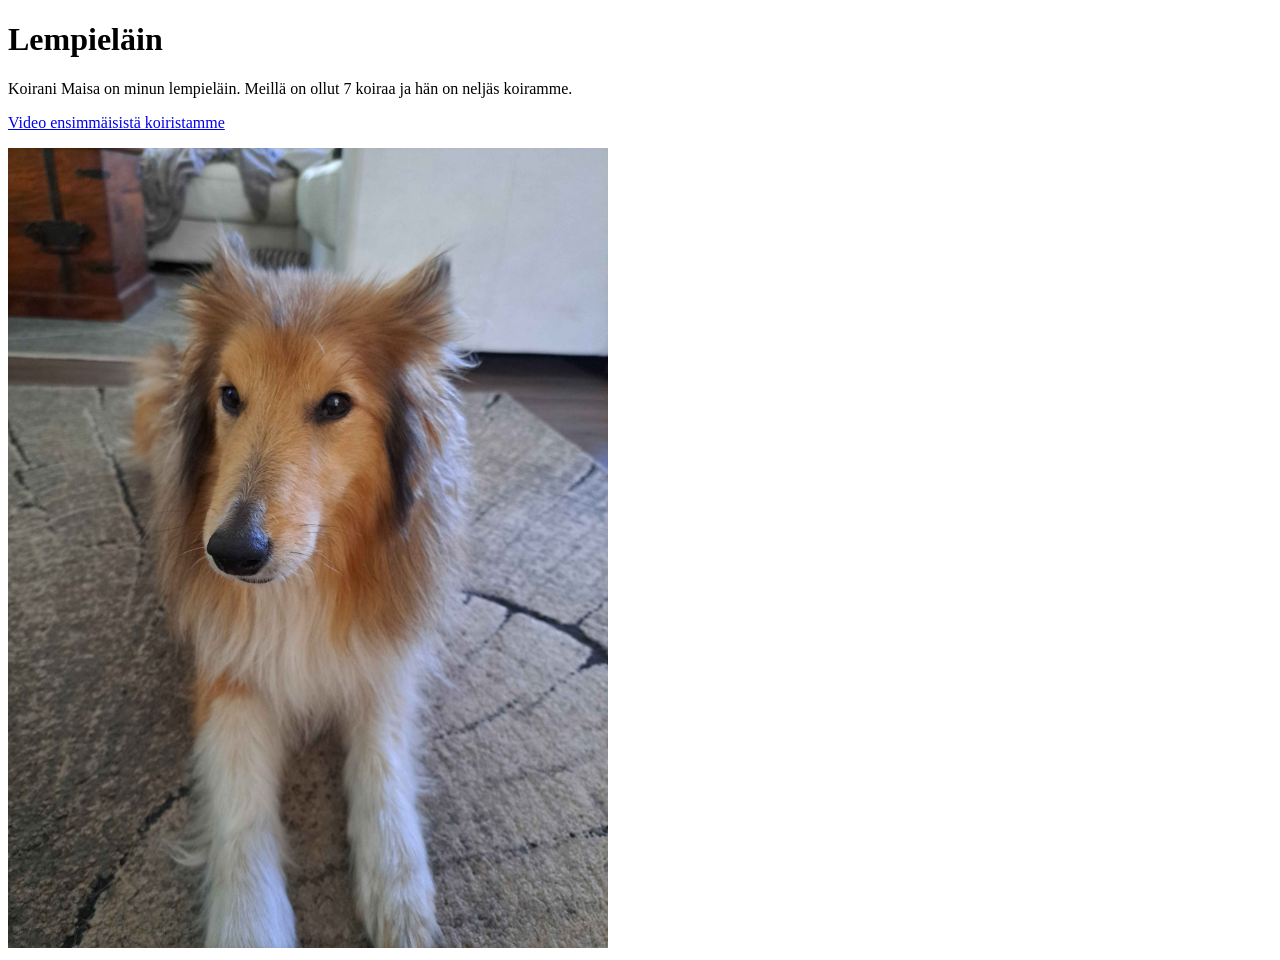
<file: Workshop1/index.html>
<!DOCTYPE html>
<html lang="fi">

<head>
    <meta charset="UTF-8">
    <meta name="viewport" content="width=device-width, initial-scale=1.0">
    <title>Lempieläin</title>
</head>

<body>
    <h1>Lempieläin</h1>

    <p>Koirani Maisa on minun lempieläin. Meillä on ollut 7 koiraa ja hän on neljäs koiramme.</p>

    <a href="https://youtu.be/QlOQsPhQsw8" target="_blank">
        <p>Video ensimmäisistä koiristamme</p>
    </a>
    

    <img src="img/maisa.jpg" alt="Koirani Maisa" width="600">

</body>

</html>
</file>
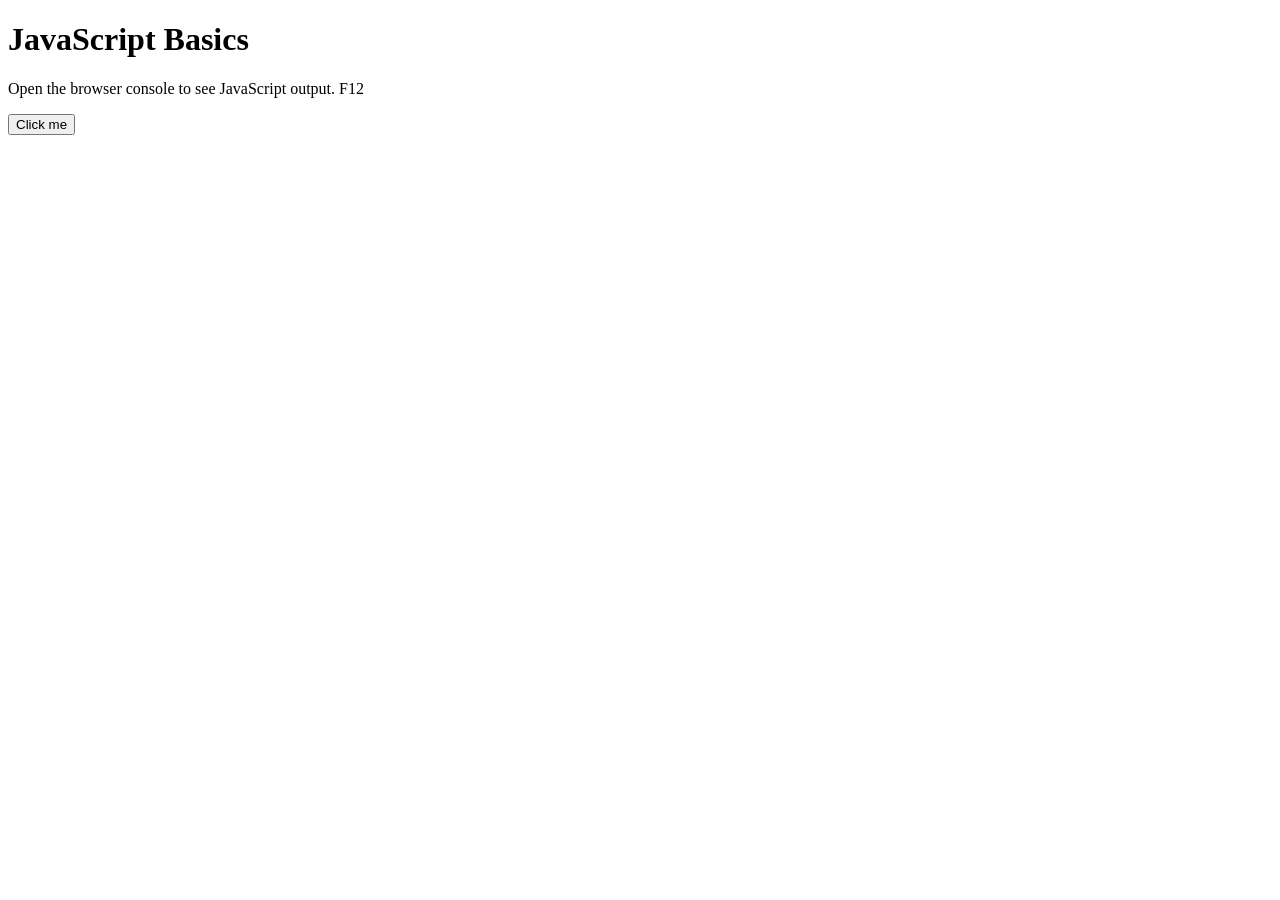
<file: WS02_JavaScript_Basics/index.html>
<!DOCTYPE html>
<html lang="en">
<head>
    <meta charset="UTF-8">
    <meta name="viewport" content="width=device-width, initial-scale=1.0">
    <title>JavaScript Basics</title>
</head>

<body>

    <h1>JavaScript Basics</h1>
    <p>Open the browser console to see JavaScript output. F12</p>

    <button id="messageButton">Click me</button>
    
    <script src="js/script.js"></script>
    
</body>
</html>
</file>
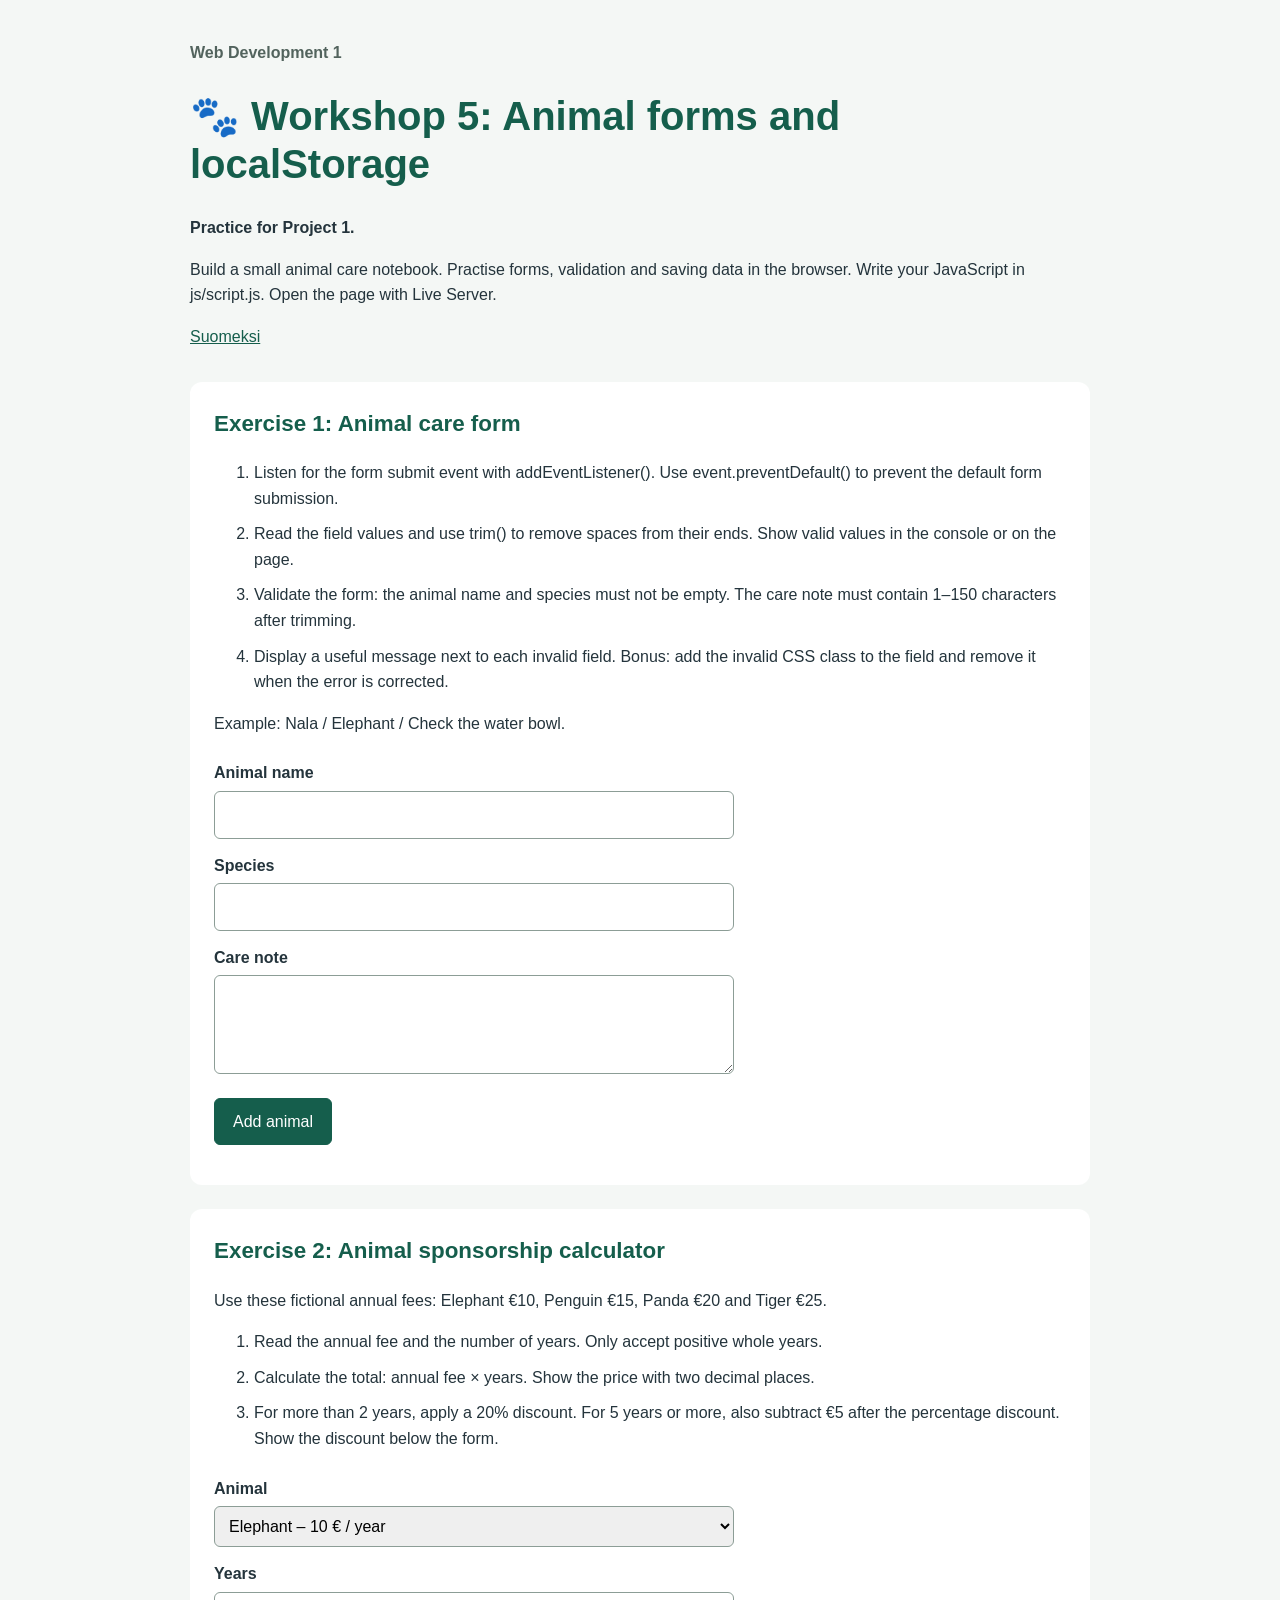
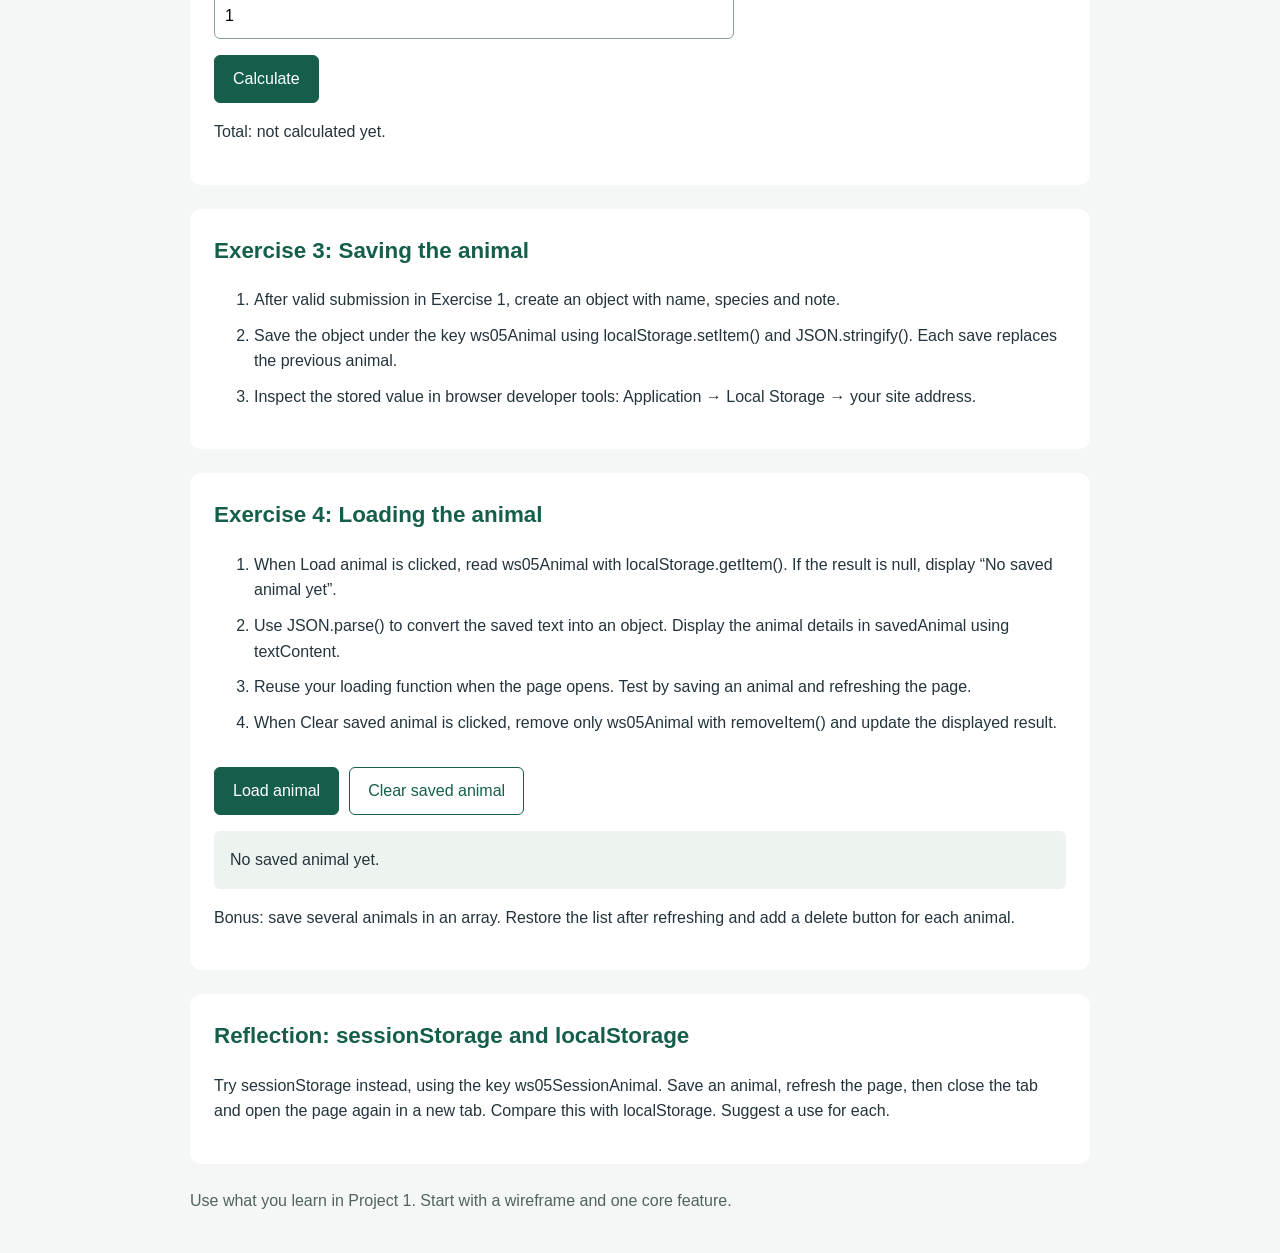
<file: WS05_Forms_Localstorage/Workshop05/index.html>
<!DOCTYPE html>
<html lang="en">
<head>
  <meta charset="UTF-8">
  <meta name="viewport" content="width=device-width, initial-scale=1.0">
  <title>Workshop 5: Animal forms and localStorage</title>
  <link rel="stylesheet" href="css/styles.css">
  <script src="js/script.js" defer></script>
</head>
<body>
<main>
<header>
  <p class="course">Web Development 1</p>
  <h1>🐾 Workshop 5: Animal forms and localStorage</h1>
  <p class="notice">Practice for Project 1.</p>
  <p>Build a small animal care notebook. Practise forms, validation and saving data in the browser. Write your JavaScript in js/script.js. Open the page with Live Server.</p>
  <a href="index-fi.html" lang="fi">Suomeksi</a>
</header>
<section>
  <h2>Exercise 1: Animal care form</h2>
  <ol><li>Listen for the form submit event with addEventListener(). Use event.preventDefault() to prevent the default form submission.</li><li>Read the field values and use trim() to remove spaces from their ends. Show valid values in the console or on the page.</li><li>Validate the form: the animal name and species must not be empty. The care note must contain 1–150 characters after trimming.</li><li>Display a useful message next to each invalid field. Bonus: add the invalid CSS class to the field and remove it when the error is corrected.</li></ol>
  <p>Example: Nala / Elephant / Check the water bowl.</p>
  <!-- novalidate allows students to practise JavaScript validation. -->
  <form id="animalForm" novalidate>
    <label for="animalName">Animal name</label>
    <input id="animalName" name="name" type="text" required aria-describedby="nameError">
    <span id="nameError" class="error" aria-live="polite"></span>
    <label for="animalSpecies">Species</label>
    <input id="animalSpecies" name="species" type="text" required aria-describedby="speciesError">
    <span id="speciesError" class="error" aria-live="polite"></span>
    <label for="careNote">Care note</label>
    <textarea id="careNote" name="note" rows="3" required aria-describedby="noteError"></textarea>
    <span id="noteError" class="error" aria-live="polite"></span>
    <button type="submit">Add animal</button>
  </form>
  <p id="formResult" role="status"></p>
</section>
<section>
  <h2>Exercise 2: Animal sponsorship calculator</h2>
  <p>Use these fictional annual fees: Elephant €10, Penguin €15, Panda €20 and Tiger €25.</p>
  <ol><li>Read the annual fee and the number of years. Only accept positive whole years.</li><li>Calculate the total: annual fee × years. Show the price with two decimal places.</li><li>For more than 2 years, apply a 20% discount. For 5 years or more, also subtract €5 after the percentage discount. Show the discount below the form.</li></ol>
  <form id="sponsorForm">
    <label for="animalType">Animal</label>
    <select id="animalType" name="type"><option value="10">Elephant – 10 € / year</option><option value="15">Penguin – 15 € / year</option><option value="20">Panda – 20 € / year</option><option value="25">Tiger – 25 € / year</option></select>
    <label for="years">Years</label>
    <input id="years" name="years" type="number" min="1" step="1" value="1" required>
    <button type="submit">Calculate</button>
  </form>
  <p id="cost" role="status">Total: not calculated yet.</p>
  <p id="discountMessage" aria-live="polite"></p>
</section>
<section>
  <h2>Exercise 3: Saving the animal</h2>
  <ol><li>After valid submission in Exercise 1, create an object with name, species and note.</li><li>Save the object under the key ws05Animal using localStorage.setItem() and JSON.stringify(). Each save replaces the previous animal.</li><li>Inspect the stored value in browser developer tools: Application → Local Storage → your site address.</li></ol>
</section>
<section>
  <h2>Exercise 4: Loading the animal</h2>
  <ol><li>When Load animal is clicked, read ws05Animal with localStorage.getItem(). If the result is null, display “No saved animal yet”.</li><li>Use JSON.parse() to convert the saved text into an object. Display the animal details in savedAnimal using textContent.</li><li>Reuse your loading function when the page opens. Test by saving an animal and refreshing the page.</li><li>When Clear saved animal is clicked, remove only ws05Animal with removeItem() and update the displayed result.</li></ol>
  <div class="actions">
    <button type="button" id="loadAnimal">Load animal</button>
    <button type="button" id="clearAnimal" class="secondary">Clear saved animal</button>
  </div>
  <p id="savedAnimal" class="saved" role="status">Saved animal details will appear here.</p>
  <p>Bonus: save several animals in an array. Restore the list after refreshing and add a delete button for each animal.</p>
</section>
<section>
  <h2>Reflection: sessionStorage and localStorage</h2>
  <p>Try sessionStorage instead, using the key ws05SessionAnimal. Save an animal, refresh the page, then close the tab and open the page again in a new tab. Compare this with localStorage. Suggest a use for each.</p>
</section>
<footer><p>Use what you learn in Project 1. Start with a wireframe and one core feature.</p></footer>
</main>
</body>
</html>
</file>
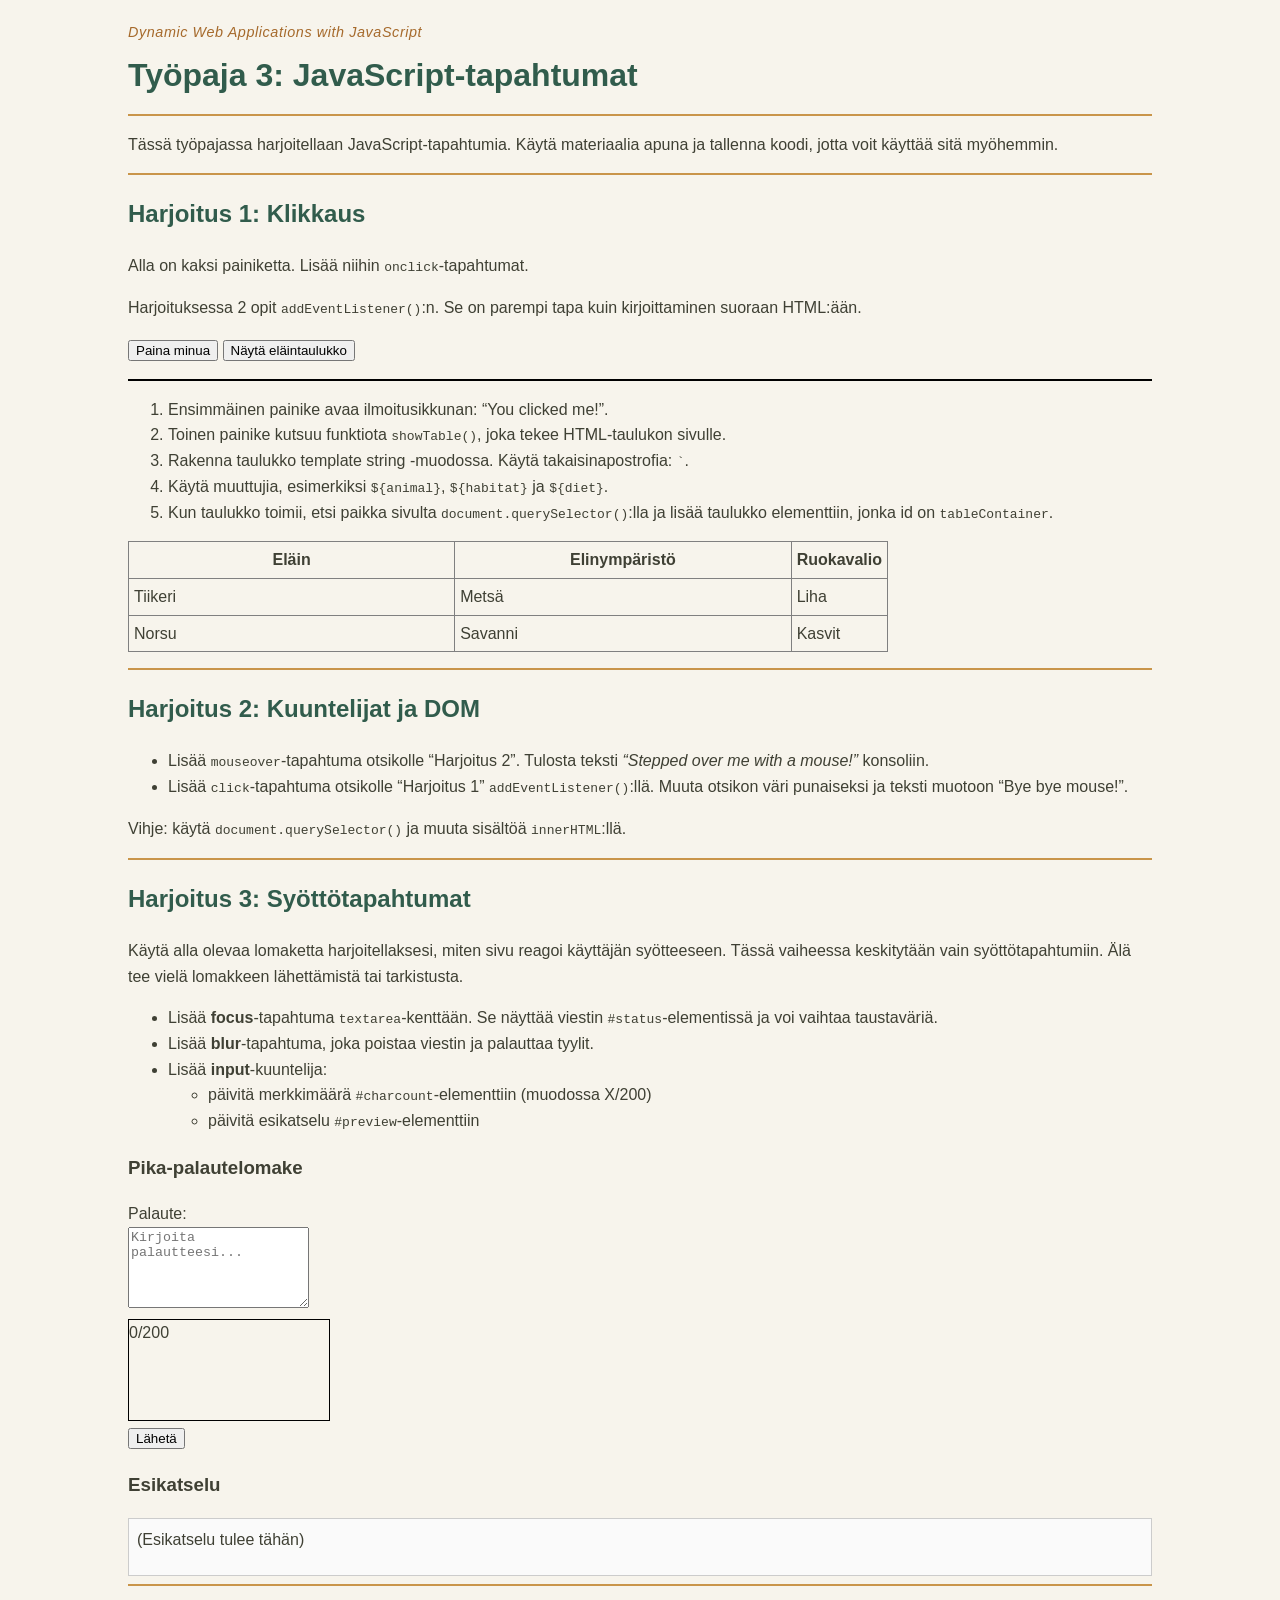
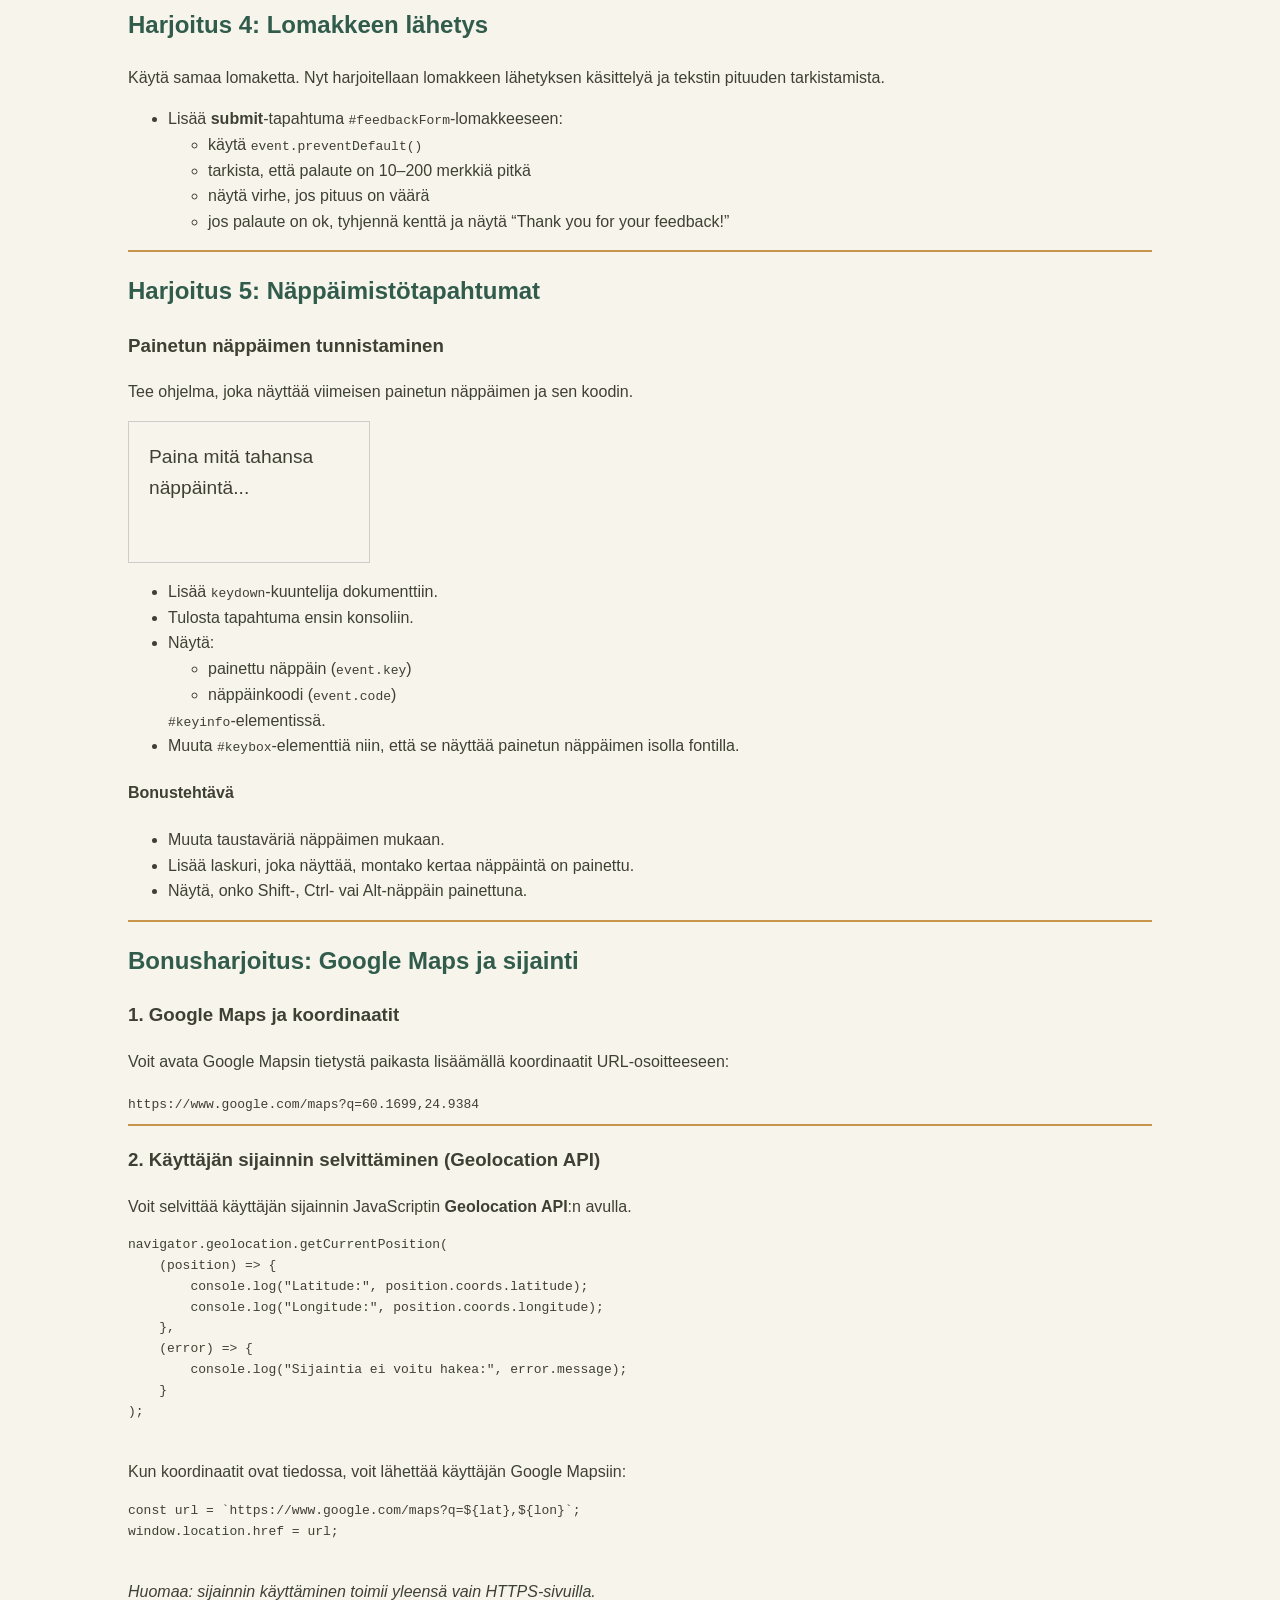
<file: WS03_JS_events/Workshop03-Fin.html>
<!DOCTYPE html>
<html lang="fi">
<head>
    <meta charset="utf-8">
    <title>Työpaja 3</title>
    <link rel="stylesheet" href="css/styles.css">
    <script src="js/script.js" defer></script>
</head>

<body class="ws3">
    <h1>Työpaja 3: JavaScript-tapahtumat</h1>
    <hr>
    <p>
        Tässä työpajassa harjoitellaan JavaScript-tapahtumia.
        Käytä materiaalia apuna ja tallenna koodi, jotta voit käyttää sitä myöhemmin.
    </p>
    <hr>

    <!-- Harjoitus 1 -->
    <h2>Harjoitus 1: Klikkaus</h2>
    <p>Alla on kaksi painiketta. Lisää niihin <code>onclick</code>-tapahtumat.</p>
    <p>Harjoituksessa 2 opit <code>addEventListener()</code>:n. Se on parempi tapa kuin kirjoittaminen suoraan HTML:ään.</p>

    <p>
        <button>Paina minua</button>
        <button>Näytä eläintaulukko</button>
    </p>

    <div id="tableContainer"></div>

    <ol>
        <li>Ensimmäinen painike avaa ilmoitusikkunan: “You clicked me!”.</li>
        <li>Toinen painike kutsuu funktiota <code>showTable()</code>, joka tekee HTML-taulukon sivulle.</li>
        <li>Rakenna taulukko template string -muodossa. Käytä takaisinapostrofia: <code>`</code>.</li>
        <li>Käytä muuttujia, esimerkiksi <code>${animal}</code>, <code>${habitat}</code> ja <code>${diet}</code>.</li>
        <li>Kun taulukko toimii, etsi paikka sivulta <code>document.querySelector()</code>:lla ja lisää taulukko elementtiin, jonka id on <code>tableContainer</code>.</li>
    </ol>

    <table id="example" class="display">
        <thead>
            <tr>
                <th>Eläin</th>
                <th>Elinympäristö</th>
                <th>Ruokavalio</th>
            </tr>
        </thead>
        <tbody>
            <tr>
                <td>Tiikeri</td>
                <td>Metsä</td>
                <td>Liha</td>
            </tr>
            <tr>
                <td>Norsu</td>
                <td>Savanni</td>
                <td>Kasvit</td>
            </tr>
        </tbody>
    </table>

    <hr>

    <!-- Harjoitus 2 -->
    <h2>Harjoitus 2: Kuuntelijat ja DOM</h2>
    <ul>
        <li>Lisää <code>mouseover</code>-tapahtuma otsikolle “Harjoitus 2”. Tulosta teksti <em>“Stepped over me with a mouse!”</em> konsoliin.</li>
        <li>Lisää <code>click</code>-tapahtuma otsikolle “Harjoitus 1” <code>addEventListener()</code>:llä. Muuta otsikon väri punaiseksi ja teksti muotoon “Bye bye mouse!”.</li>
    </ul>
    <p>Vihje: käytä <code>document.querySelector()</code> ja muuta sisältöä <code>innerHTML</code>:llä.</p>

    <hr>

    <!-- Harjoitus 3 -->
    <h2>Harjoitus 3: Syöttötapahtumat</h2>
    <p>
        Käytä alla olevaa lomaketta harjoitellaksesi, miten sivu reagoi käyttäjän syötteeseen.
        Tässä vaiheessa keskitytään vain syöttötapahtumiin. Älä tee vielä lomakkeen lähettämistä tai tarkistusta.
    </p>

    <ul>
        <li>Lisää <strong>focus</strong>-tapahtuma <code>textarea</code>-kenttään. Se näyttää viestin <code>#status</code>-elementissä ja voi vaihtaa taustaväriä.</li>
        <li>Lisää <strong>blur</strong>-tapahtuma, joka poistaa viestin ja palauttaa tyylit.</li>
        <li>Lisää <strong>input</strong>-kuuntelija:
            <ul>
                <li>päivitä merkkimäärä <code>#charcount</code>-elementtiin (muodossa X/200)</li>
                <li>päivitä esikatselu <code>#preview</code>-elementtiin</li>
            </ul>
        </li>
    </ul>

    <h3>Pika-palautelomake</h3>

    <form id="feedbackForm" novalidate>
        <label for="feedback">Palaute:</label><br>
        <textarea id="feedback" placeholder="Kirjoita palautteesi..." rows="5"></textarea><br>

        <div style="margin: 4px 0;">
            <span id="charcount">0/200</span>
            <span id="status" aria-live="polite" style="margin-left: 8px; color: #666;"></span>
        </div>

        <button id="sendBtn" type="submit">Lähetä</button>
    </form>

    <h3>Esikatselu</h3>
    <div id="preview" style="border: 1px solid #ccc; padding: 8px; min-height: 40px; background: #fafafa;">
        (Esikatselu tulee tähän)
    </div>

    <hr>

    <!-- Harjoitus 4 -->
    <h2>Harjoitus 4: Lomakkeen lähetys</h2>
    <p>
        Käytä samaa lomaketta. Nyt harjoitellaan lomakkeen lähetyksen käsittelyä ja tekstin pituuden tarkistamista.
    </p>

    <ul>
        <li>Lisää <strong>submit</strong>-tapahtuma <code>#feedbackForm</code>-lomakkeeseen:
            <ul>
                <li>käytä <code>event.preventDefault()</code></li>
                <li>tarkista, että palaute on 10–200 merkkiä pitkä</li>
                <li>näytä virhe, jos pituus on väärä</li>
                <li>jos palaute on ok, tyhjennä kenttä ja näytä “Thank you for your feedback!”</li>
            </ul>
        </li>
    </ul>

    <hr>

    <!-- Harjoitus 5 -->
    <h2>Harjoitus 5: Näppäimistötapahtumat</h2>

    <h3>Painetun näppäimen tunnistaminen</h3>

    <p>
        Tee ohjelma, joka näyttää viimeisen painetun näppäimen ja sen koodin.
    </p>

    <div id="keybox" style="padding: 20px; border: 1px solid #ccc; font-size: 1.2em;">
        Paina mitä tahansa näppäintä...
    </div>

    <p id="keyinfo"></p>

    <ul>
        <li>Lisää <code>keydown</code>-kuuntelija dokumenttiin.</li>
        <li>Tulosta tapahtuma ensin konsoliin.</li>
        <li>Näytä:
            <ul>
                <li>painettu näppäin (<code>event.key</code>)</li>
                <li>näppäinkoodi (<code>event.code</code>)</li>
            </ul>
            <code>#keyinfo</code>-elementissä.
        </li>
        <li>
            Muuta <code>#keybox</code>-elementtiä niin, että se näyttää painetun näppäimen isolla fontilla.
        </li>
    </ul>

    <h4>Bonustehtävä</h4>
    <ul>
        <li>Muuta taustaväriä näppäimen mukaan.</li>
        <li>Lisää laskuri, joka näyttää, montako kertaa näppäintä on painettu.</li>
        <li>Näytä, onko Shift-, Ctrl- vai Alt-näppäin painettuna.</li>
    </ul>

    <hr>

    <!-- Bonusharjoitus -->
    <h2>Bonusharjoitus: Google Maps ja sijainti</h2>

    <h3>1. Google Maps ja koordinaatit</h3>
    <p>
        Voit avata Google Mapsin tietystä paikasta lisäämällä koordinaatit URL-osoitteeseen:
    </p>
    <code>https://www.google.com/maps?q=60.1699,24.9384</code>

    <hr>

    <h3>2. Käyttäjän sijainnin selvittäminen (Geolocation API)</h3>
    <p>
        Voit selvittää käyttäjän sijainnin JavaScriptin <strong>Geolocation API</strong>:n avulla.
    </p>

    <pre>
navigator.geolocation.getCurrentPosition(
    (position) => {
        console.log("Latitude:", position.coords.latitude);
        console.log("Longitude:", position.coords.longitude);
    },
    (error) => {
        console.log("Sijaintia ei voitu hakea:", error.message);
    }
);
    </pre>

    <p>Kun koordinaatit ovat tiedossa, voit lähettää käyttäjän Google Mapsiin:</p>

    <pre>
const url = `https://www.google.com/maps?q=${lat},${lon}`;
window.location.href = url;
    </pre>

    <p><em>Huomaa: sijainnin käyttäminen toimii yleensä vain HTTPS-sivuilla.</em></p>

</body>
</html>
</file>
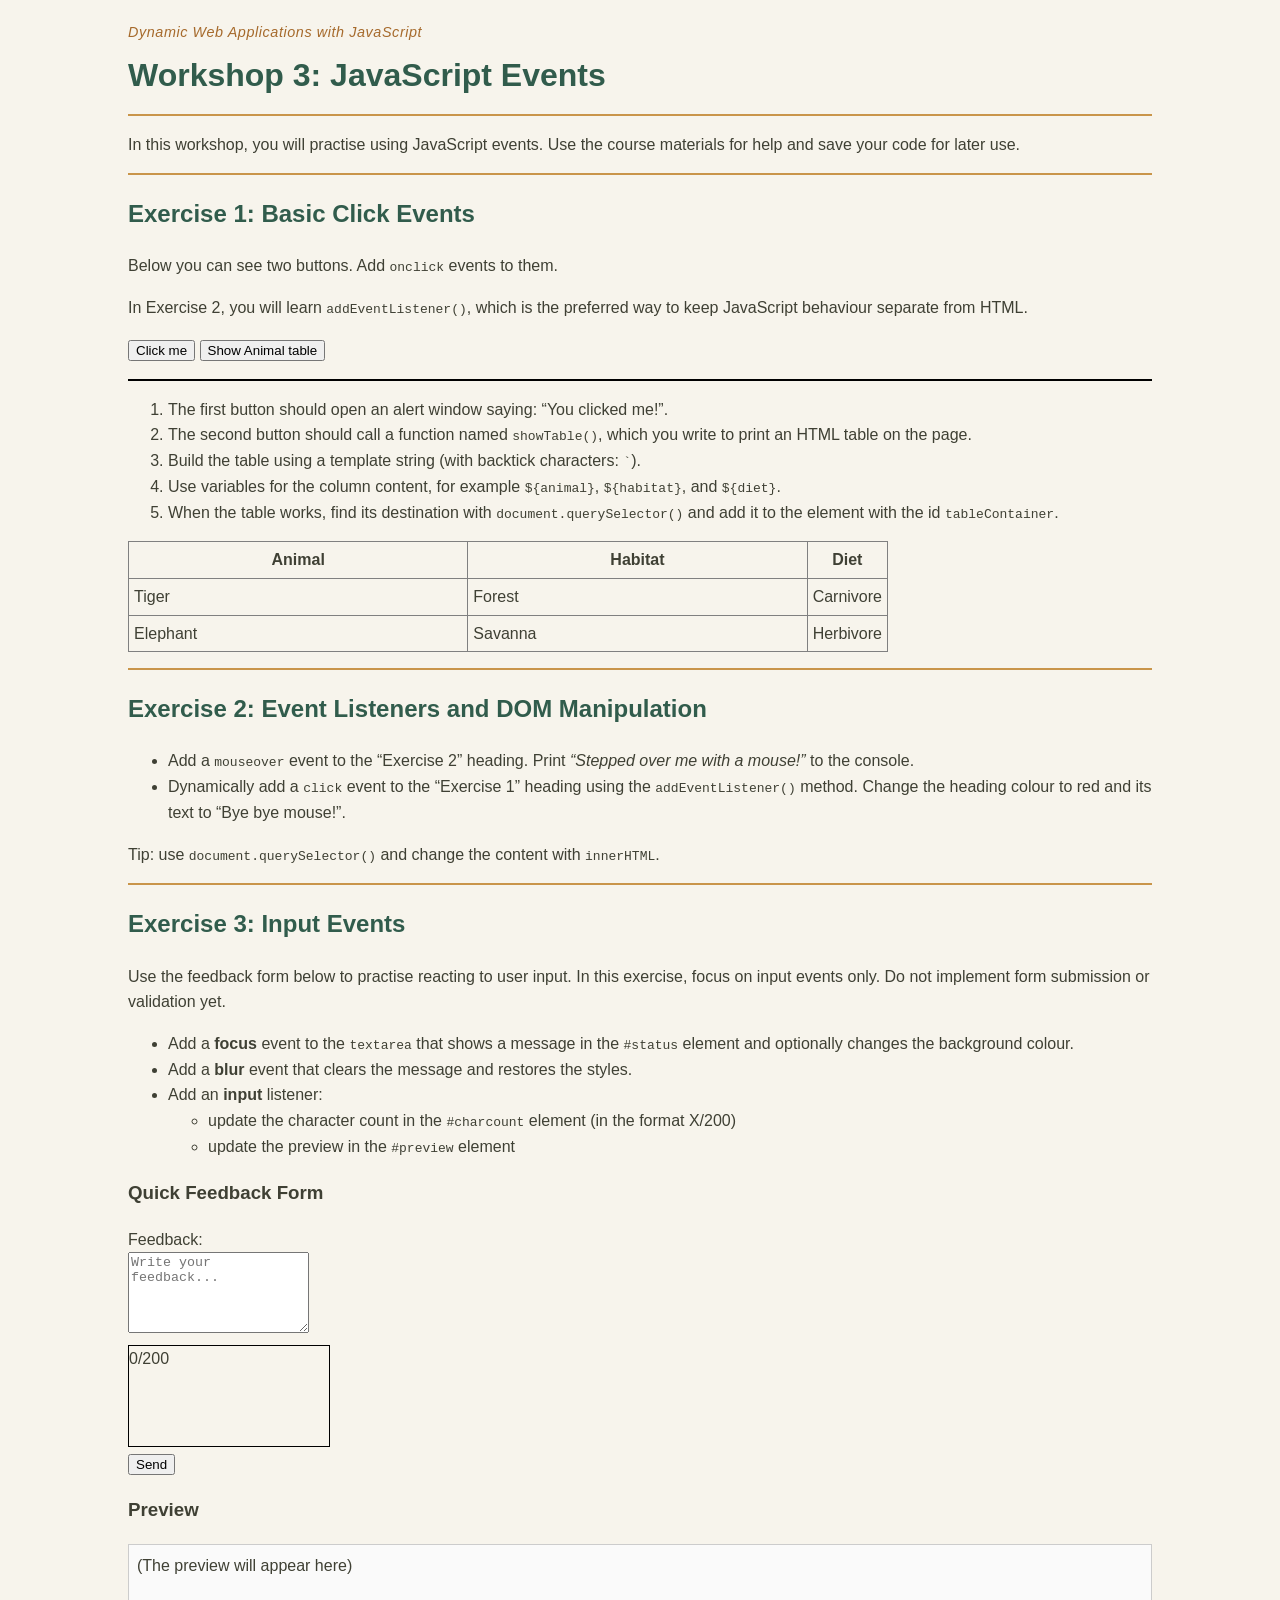
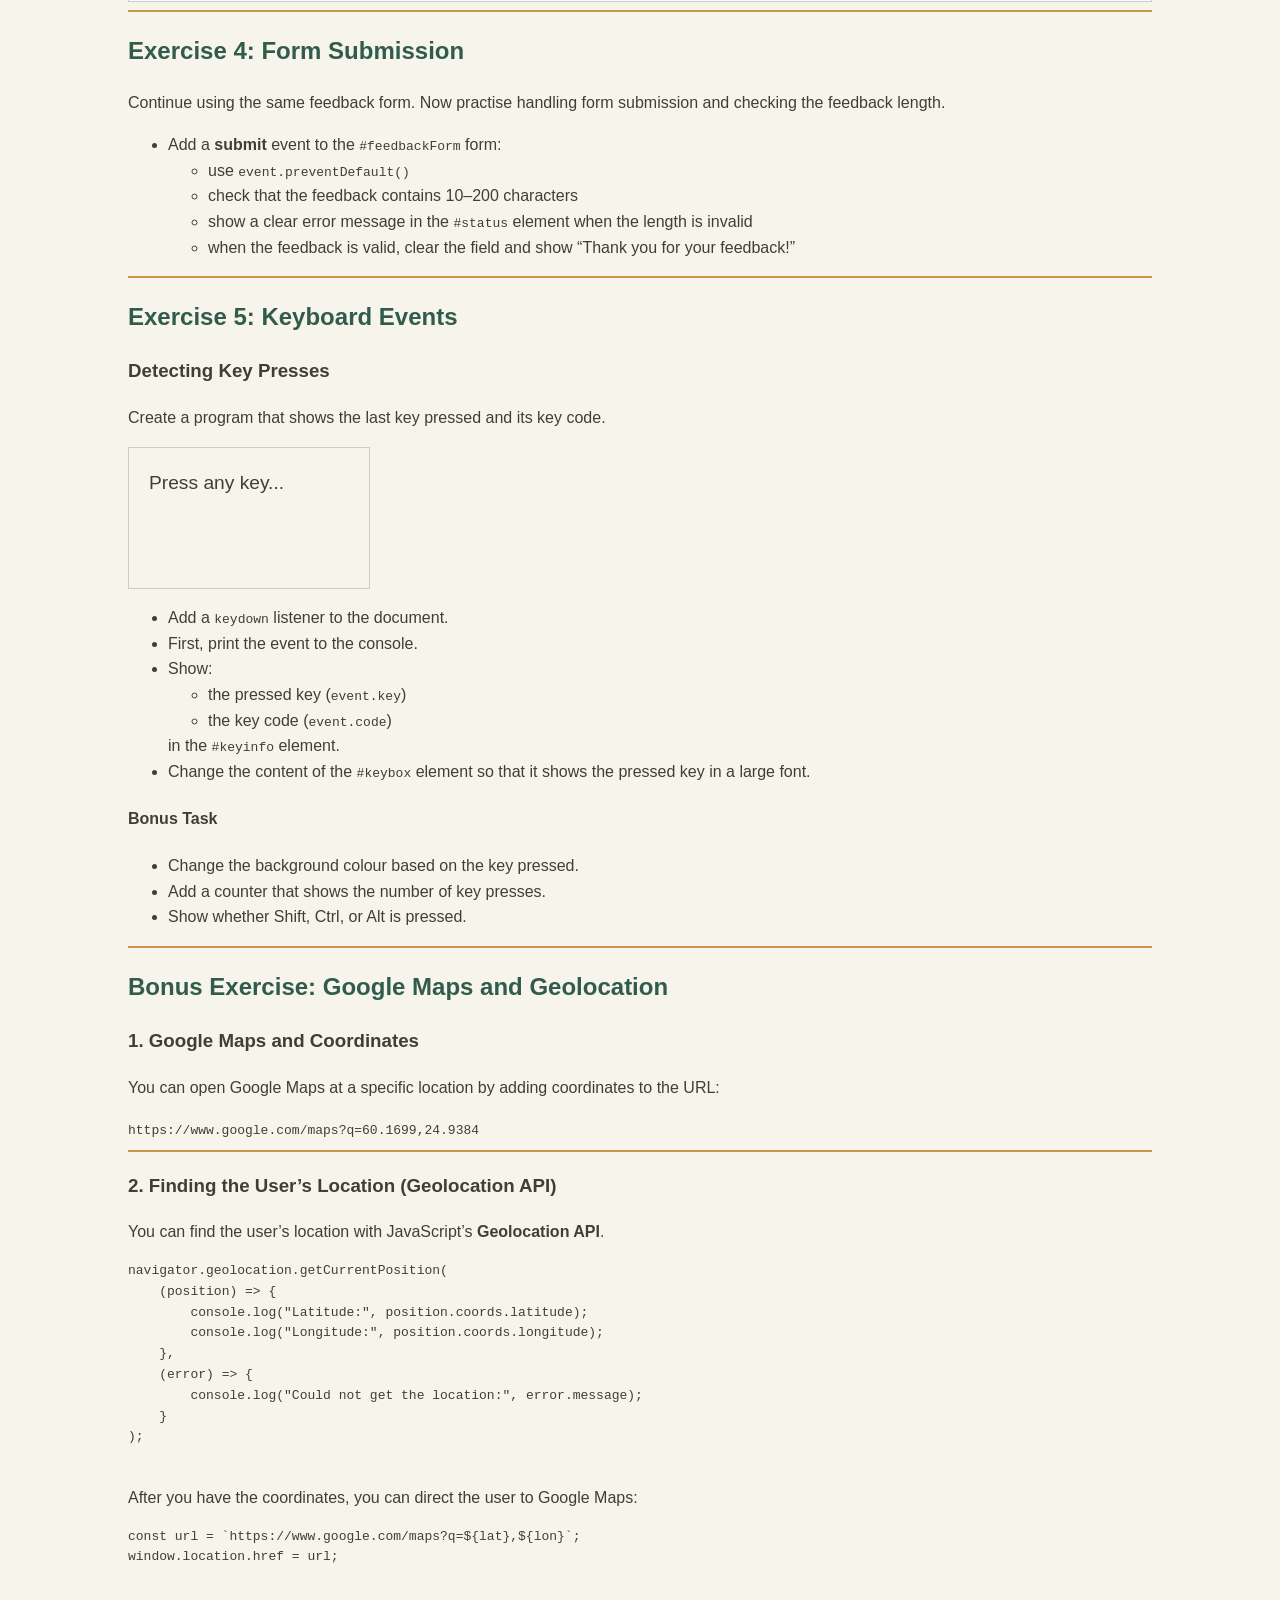
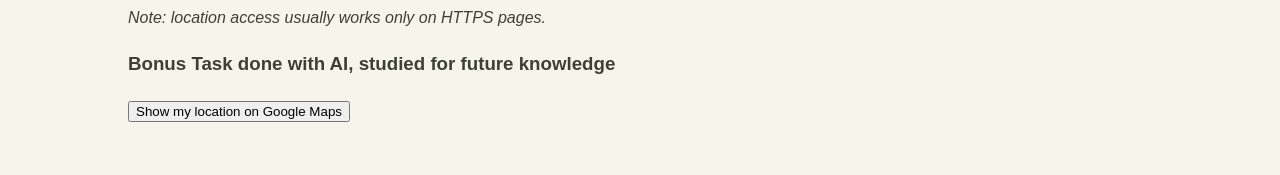
<file: WS03_JS_events/Workshop03.html>
<!DOCTYPE html>
<html lang="en">
<head>
    <meta charset="utf-8">
    <title>Workshop 3</title>
    <link rel="stylesheet" href="css/styles.css">
    <script src="js/script.js" defer></script>
</head>

<body class="ws3">
    <h1>Workshop 3: JavaScript Events</h1>
    <hr>
    <p>
        In this workshop, you will practise using JavaScript events.
        Use the course materials for help and save your code for later use.
    </p>
    <hr>

    <!-- Exercise 1 -->
    <h2 id="e1Heading">Exercise 1: Basic Click Events</h2>
    <p>Below you can see two buttons. Add <code>onclick</code> events to them.</p>
    <p>In Exercise 2, you will learn <code>addEventListener()</code>, which is the preferred way to keep JavaScript behaviour separate from HTML.</p>

    <p>
        <button onclick="alert('You clicked me!')">Click me</button>
        <button onclick="showTable()">Show Animal table</button>
    </p>

<div id="tableContainer"></div> 




    <ol>
        <li>The first button should open an alert window saying: “You clicked me!”.</li>
        <li>The second button should call a function named <code>showTable()</code>, which you write to print an HTML table on the page.</li>
        <li>Build the table using a template string (with backtick characters: <code>`</code>).</li>
        <li>Use variables for the column content, for example <code>${animal}</code>, <code>${habitat}</code>, and <code>${diet}</code>.</li>
        <li>When the table works, find its destination with <code>document.querySelector()</code> and add it to the element with the id <code>tableContainer</code>.</li>
    </ol>

    <table id="example" class="display">
        <thead>
            <tr>
                <th>Animal</th>
                <th>Habitat</th>
                <th>Diet</th>
            </tr>
        </thead>
        <tbody>
            <tr>
                <td>Tiger</td>
                <td>Forest</td>
                <td>Carnivore</td>
            </tr>
            <tr>
                <td>Elephant</td>
                <td>Savanna</td>
                <td>Herbivore</td>
            </tr>
        </tbody>
    </table>

    <hr>

    <!-- Exercise 2 -->
    <h2 id="e2Heading">Exercise 2: Event Listeners and DOM Manipulation</h2>
    <ul>
        <li>Add a <code>mouseover</code> event to the “Exercise 2” heading. Print <em>“Stepped over me with a mouse!”</em> to the console.</li>
        <li>Dynamically add a <code>click</code> event to the “Exercise 1” heading using the <code>addEventListener()</code> method. Change the heading colour to red and its text to “Bye bye mouse!”.</li>
    </ul>
    <p>Tip: use <code>document.querySelector()</code> and change the content with <code>innerHTML</code>.</p>

    <hr>

    <!-- Exercise 3 -->
    <h2>Exercise 3: Input Events</h2>
    <p>
        Use the feedback form below to practise reacting to user input.
        In this exercise, focus on input events only. Do not implement form submission or validation yet.
    </p>

    <ul>
        <li>Add a <strong>focus</strong> event to the <code>textarea</code> that shows a message in the <code>#status</code> element and optionally changes the background colour.</li>
        <li>Add a <strong>blur</strong> event that clears the message and restores the styles.</li>
        <li>Add an <strong>input</strong> listener:
            <ul>
                <li>update the character count in the <code>#charcount</code> element (in the format X/200)</li>
                <li>update the preview in the <code>#preview</code> element</li>
            </ul>
        </li>
    </ul>

    <h3>Quick Feedback Form</h3>

    <form id="feedbackForm" novalidate>
        <label for="feedback">Feedback:</label><br>
        <textarea id="feedback" placeholder="Write your feedback..." rows="5"></textarea><br>

        <div style="margin: 4px 0;">
            <span id="charcount">0/200</span>
            <span id="status" aria-live="polite" style="margin-left: 8px; color: #666;"></span>
        </div>

        <button id="sendBtn" type="submit">Send</button>
    </form>

    <h3>Preview</h3>
    <div id="preview" style="border: 1px solid #ccc; padding: 8px; min-height: 40px; background: #fafafa;">
        (The preview will appear here)
    </div>

    <hr>

    <!-- Exercise 4 -->
    <h2>Exercise 4: Form Submission</h2>
    <p>
        Continue using the same feedback form. Now practise handling form submission and checking the feedback length.
    </p>

    <ul>
        <li>Add a <strong>submit</strong> event to the <code>#feedbackForm</code> form:
            <ul>
                <li>use <code>event.preventDefault()</code></li>
                <li>check that the feedback contains 10–200 characters</li>
                <li>show a clear error message in the <code>#status</code> element when the length is invalid</li>
                <li>when the feedback is valid, clear the field and show “Thank you for your feedback!”</li>
            </ul>
        </li>
    </ul>

    <hr>

    <!-- Exercise 5 -->
    <h2>Exercise 5: Keyboard Events</h2>

    <h3>Detecting Key Presses</h3>

    <p>
        Create a program that shows the last key pressed and its key code.
    </p>

    <div id="keybox" style="padding: 20px; border: 1px solid #ccc; font-size: 1.2em;">
        Press any key...
    </div>

    <p id="keyinfo"></p>

    <ul>
        <li>Add a <code>keydown</code> listener to the document.</li>
        <li>First, print the event to the console.</li>
        <li>Show:
            <ul>
                <li>the pressed key (<code>event.key</code>)</li>
                <li>the key code (<code>event.code</code>)</li>
            </ul>
            in the <code>#keyinfo</code> element.
        </li>
        <li>
            Change the content of the <code>#keybox</code> element so that it shows the pressed key in a large font.
        </li>
    </ul>

    <h4>Bonus Task</h4>
    <ul>
        <li>Change the background colour based on the key pressed.</li>
        <li>Add a counter that shows the number of key presses.</li>
        <li>Show whether Shift, Ctrl, or Alt is pressed.</li>
    </ul>

    <hr>

    <!-- Bonus Exercise -->
    <h2>Bonus Exercise: Google Maps and Geolocation</h2>

    <h3>1. Google Maps and Coordinates</h3>
    <p>
        You can open Google Maps at a specific location by adding coordinates to the URL:
    </p>
    <code>https://www.google.com/maps?q=60.1699,24.9384</code>

    <hr>

    <h3>2. Finding the User’s Location (Geolocation API)</h3>
    <p>
        You can find the user’s location with JavaScript’s <strong>Geolocation API</strong>.
    </p>

    <pre>
navigator.geolocation.getCurrentPosition(
    (position) => {
        console.log("Latitude:", position.coords.latitude);
        console.log("Longitude:", position.coords.longitude);
    },
    (error) => {
        console.log("Could not get the location:", error.message);
    }
);
    </pre>

    <p>After you have the coordinates, you can direct the user to Google Maps:</p>

    <pre>
const url = `https://www.google.com/maps?q=${lat},${lon}`;
window.location.href = url;
    </pre>

    <p><em>Note: location access usually works only on HTTPS pages.</em></p>

    <h3>Bonus Task done with AI, studied for future knowledge</h3>
    <button id="locateBtn">Show my location on Google Maps</button>

     <p id="statusLoc"></p>


</body>
</html>
</file>
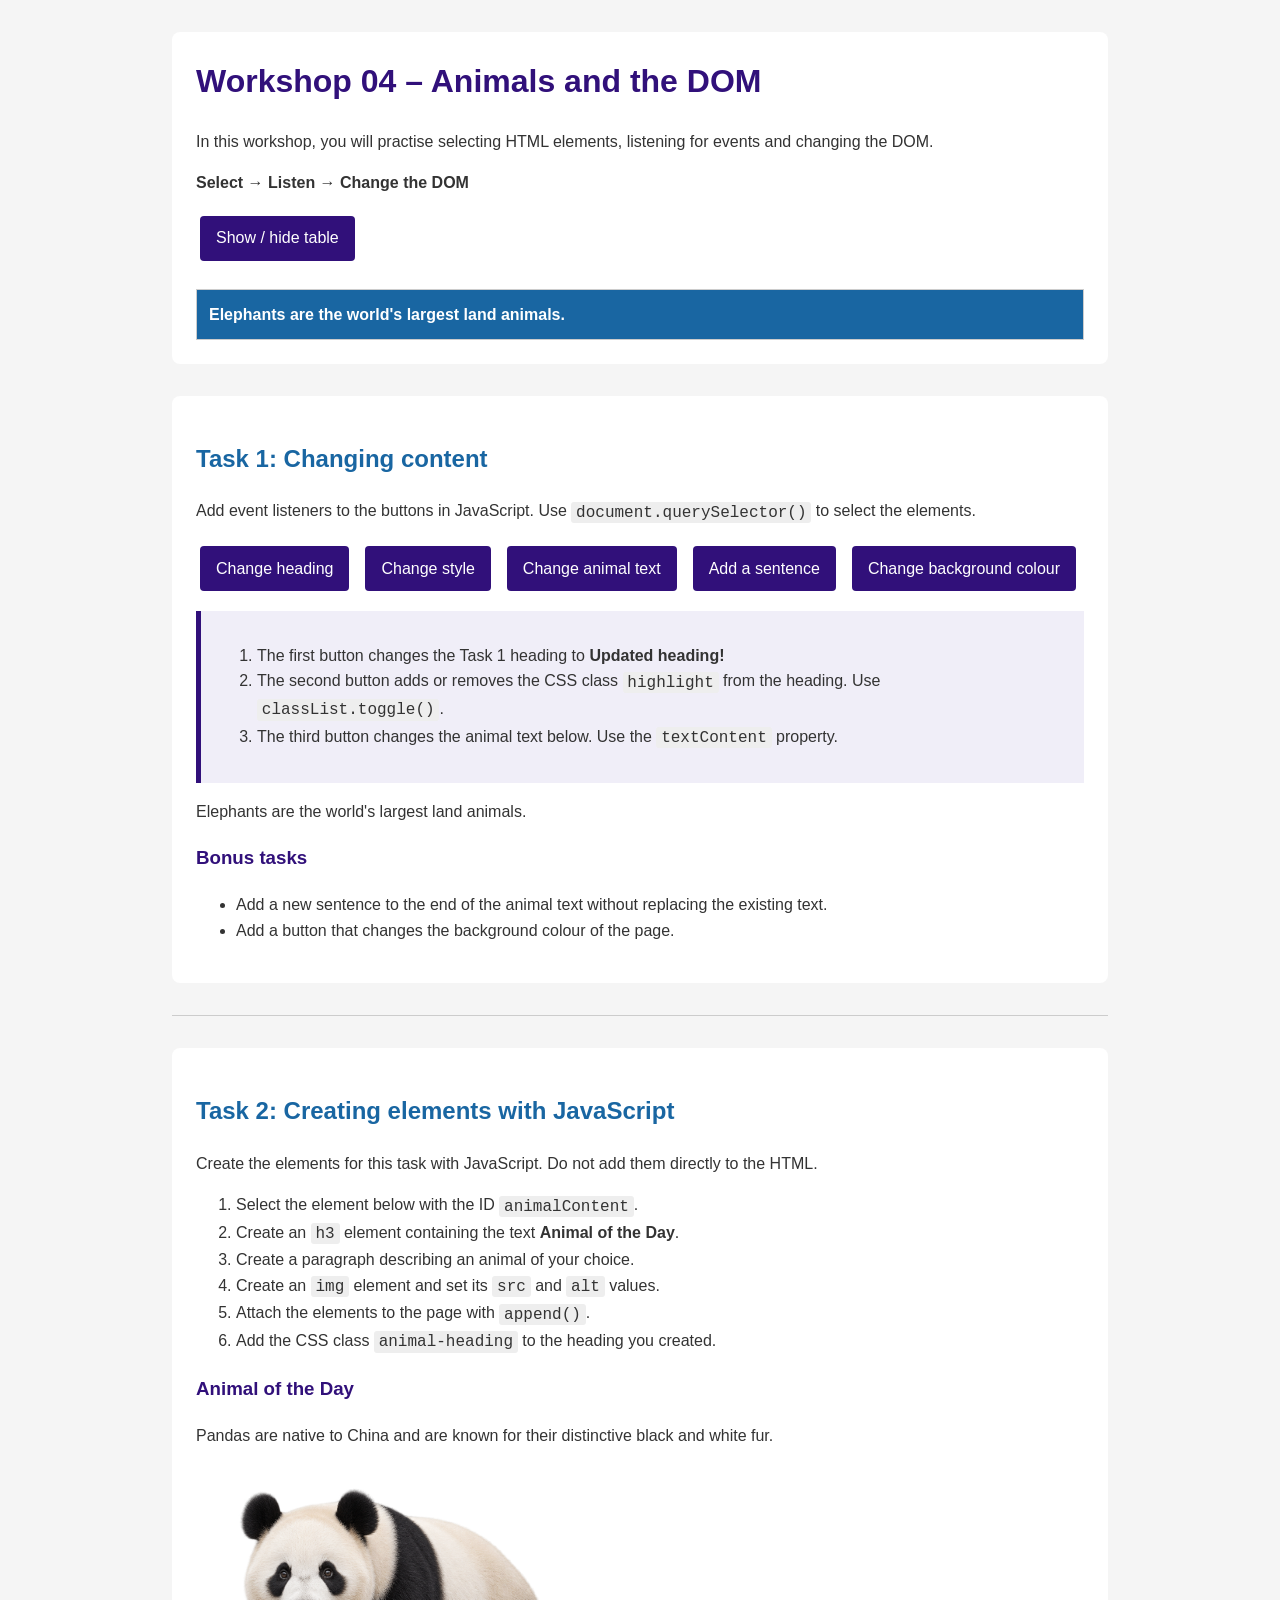
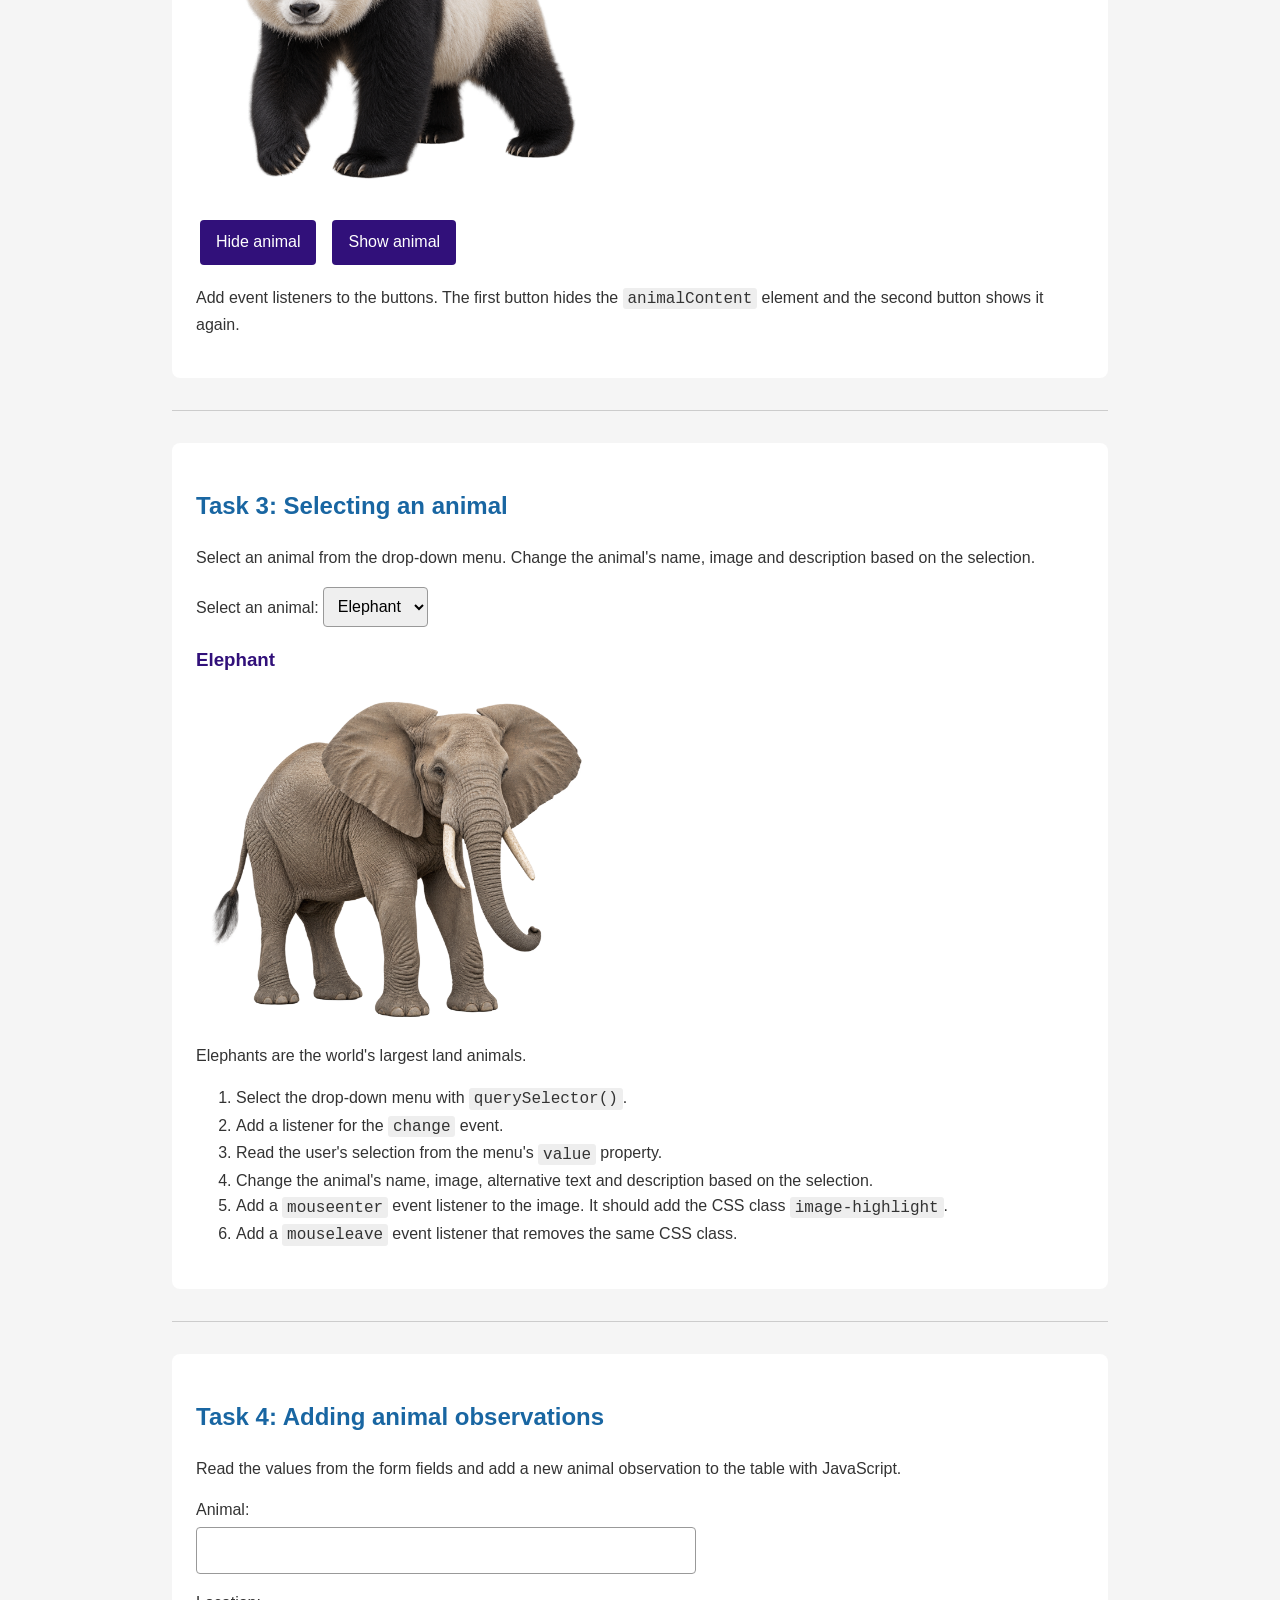
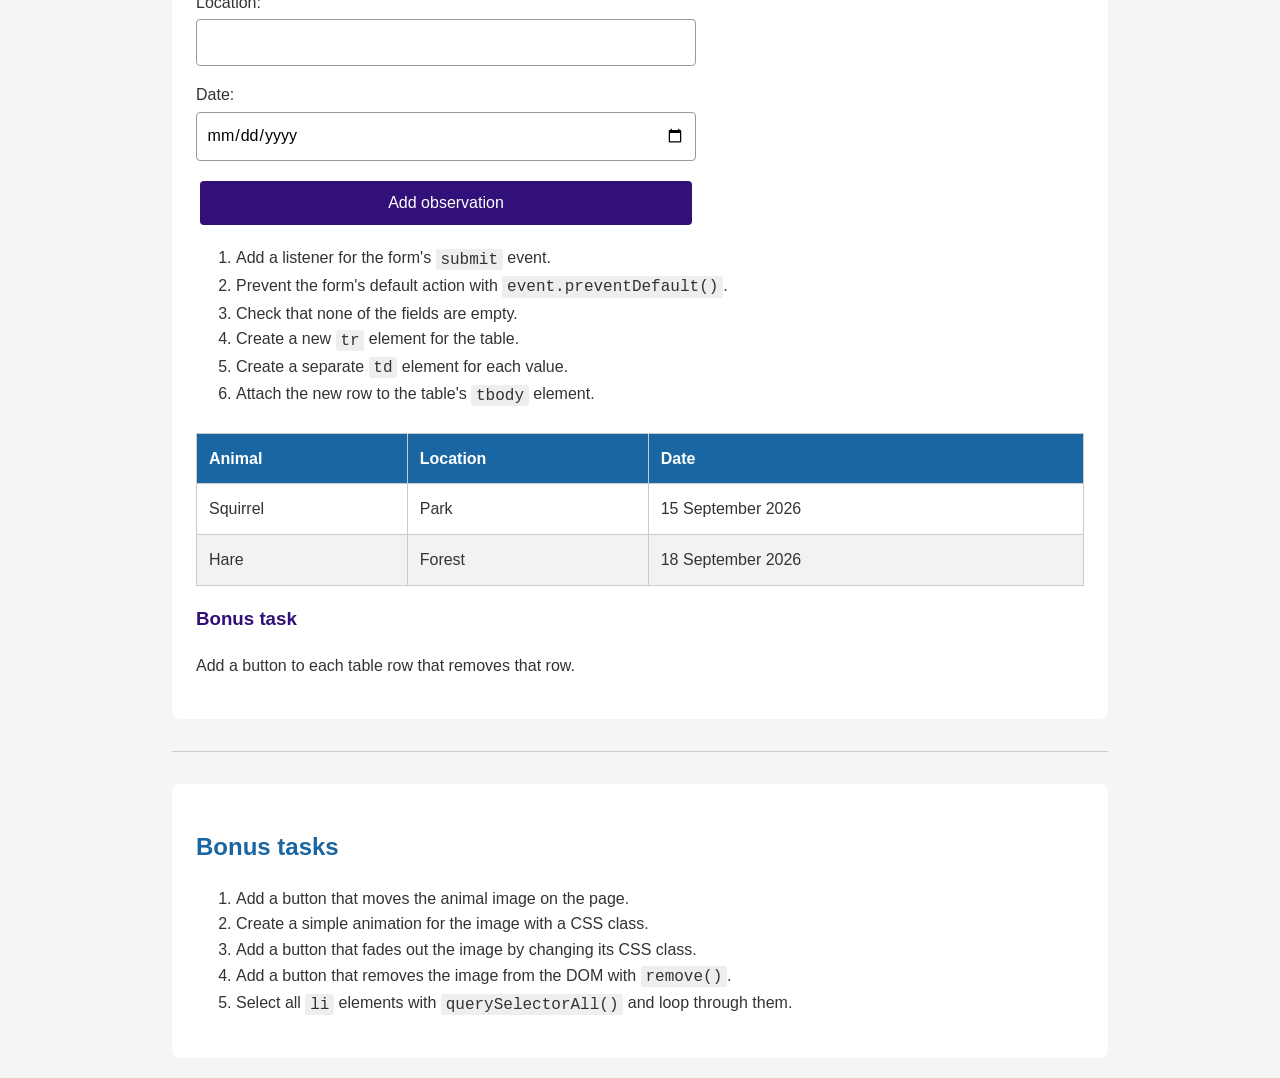
<file: WS04_DOM/workshop4-EN.html>
<!DOCTYPE html>
<html lang="en">

<head>
    <meta charset="UTF-8">
    <meta name="viewport" content="width=device-width, initial-scale=1.0">

    <title>Workshop 04 – DOM Scripting</title>

    <link rel="stylesheet" href="css/styles.css">
    <script src="js/script.js" defer></script>
</head>

<body>
    <header>
        <h1 id="mainHeading">Workshop 04 – Animals and the DOM</h1>

        <p>
            In this workshop, you will practise selecting HTML elements,
            listening for events and changing the DOM.
        </p>

        <p>
            <strong>Select → Listen → Change the DOM</strong>
        </p>

        <button id="animalButton">Show / hide table</button>

<table id="animalTable">
     <thead>
        <tr>
            <th>Elephants are the world's
                largest land animals.</th>
          
        </tr>
    </thead>

     
</table>


    </header>

    <main>
        <!-- TASK 1 -->
        <section>
            <h2 id="taskOneHeading">Task 1: Changing content</h2>

            <p>
                Add event listeners to the buttons in JavaScript.
                Use <code>document.querySelector()</code> to select the elements.
            </p>

            <div class="buttons">
                <button id="changeHeadingButton">
                    Change heading
                </button>

                <button id="changeStyleButton">
                    Change style
                </button>

                <button id="changeTextButton">
                    Change animal text
                </button>

                <button id="addSentenceButton">
                    Add a sentence
                </button>
                
                <button id="backgroundButton">
                    Change background colour
                </button>
            </div>

            <div class="instructions">
                <ol>
                    <li>
                        The first button changes the Task 1 heading to
                        <strong>Updated heading!</strong>
                    </li>

                    <li>
                        The second button adds or removes the CSS class
                        <code>highlight</code> from the heading.
                        Use <code>classList.toggle()</code>.
                    </li>

                    <li>
                        The third button changes the animal text below.
                        Use the <code>textContent</code> property.
                    </li>
                </ol>
            </div>

            <p id="animalText">
                Elephants are the world's largest land animals.
            </p>

            <h3>Bonus tasks</h3>

            <ul>
                <li>
                    Add a new sentence to the end of the animal text without
                    replacing the existing text.
                </li>

                <li>
                    Add a button that changes the background colour of the page.
                </li>
            </ul>
        </section>

        <hr>

        <!-- TASK 2 -->
        <section>
            <h2>Task 2: Creating elements with JavaScript</h2>

            <p>
                Create the elements for this task with JavaScript. Do not add
                them directly to the HTML.
            </p>

            <ol>
                <li>
                    Select the element below with the ID
                    <code>animalContent</code>.
                </li>

                <li>
                    Create an <code>h3</code> element containing the text
                    <strong>Animal of the Day</strong>.
                </li>

                <li>
                    Create a paragraph describing an animal of your choice.
                </li>

                <li>
                    Create an <code>img</code> element and set its
                    <code>src</code> and <code>alt</code> values.
                </li>

                <li>
                    Attach the elements to the page with
                    <code>append()</code>.
                </li>

                <li>
                    Add the CSS class <code>animal-heading</code> to the
                    heading you created.
                </li>
            </ol>

            <div id="animalContent"></div>

            <div class="buttons">
                <button id="hideAnimalButton">
                    Hide animal
                </button>

                <button id="showAnimalButton">
                    Show animal
                </button>
            </div>

            <p>
                Add event listeners to the buttons. The first button hides the
                <code>animalContent</code> element and the second button shows
                it again.
            </p>
        </section>

        <hr>

        <!-- TASK 3 -->
        <section>
            <h2>Task 3: Selecting an animal</h2>

            <p>
                Select an animal from the drop-down menu. Change the animal's
                name, image and description based on the selection.
            </p>

            <label for="animalSelect">Select an animal:</label>

            <select id="animalSelect">
                <option value="elephant">Elephant</option>
                <option value="tiger">Tiger</option>
                <option value="penguin">Penguin</option>
                <option value="panda">Panda</option>
            </select>

            <article id="selectedAnimal">
                <h3 id="animalName">Elephant</h3>

                <img
                    id="animalImage"
                    src="images/elephant.png"
                    alt="Elephant"
                >

                <p id="animalDescription">
                    Elephants are the world's largest land animals.
                </p>
            </article>

            <ol>
                <li>
                    Select the drop-down menu with
                    <code>querySelector()</code>.
                </li>

                <li>
                    Add a listener for the <code>change</code> event.
                </li>

                <li>
                    Read the user's selection from the menu's
                    <code>value</code> property.
                </li>

                <li>
                    Change the animal's name, image, alternative text and
                    description based on the selection.
                </li>

                <li>
                    Add a <code>mouseenter</code> event listener to the image.
                    It should add the CSS class <code>image-highlight</code>.
                </li>

                <li>
                    Add a <code>mouseleave</code> event listener that removes
                    the same CSS class.
                </li>
            </ol>
        </section>

        <hr>

        <!-- TASK 4 -->
        <section>
            <h2>Task 4: Adding animal observations</h2>

            <p>
                Read the values from the form fields and add a new animal
                observation to the table with JavaScript.
            </p>

            <form id="animalForm">
                <div>
                    <label for="observationAnimal">Animal:</label>

                    <input
                        type="text"
                        id="observationAnimal"
                        name="observationAnimal"
                    >
                </div>

                <div>
                    <label for="observationLocation">Location:</label>

                    <input
                        type="text"
                        id="observationLocation"
                        name="observationLocation"
                    >
                </div>

                <div>
                    <label for="observationDate">Date:</label>

                    <input
                        type="date"
                        id="observationDate"
                        name="observationDate"
                    >
                </div>

                <button type="submit">
                    Add observation
                </button>
            </form>

            <ol>
                <li>
                    Add a listener for the form's <code>submit</code> event.
                </li>

                <li>
                    Prevent the form's default action with
                    <code>event.preventDefault()</code>.
                </li>

                <li>
                    Check that none of the fields are empty.
                </li>

                <li>
                    Create a new <code>tr</code> element for the table.
                </li>

                <li>
                    Create a separate <code>td</code> element for each value.
                </li>

                <li>
                    Attach the new row to the table's <code>tbody</code> element.
                </li>
            </ol>

            <table id="observationTable">
                <thead>
                    <tr>
                        <th>Animal</th>
                        <th>Location</th>
                        <th>Date</th>
                    </tr>
                </thead>

                <tbody id="observationTableBody">
                    <tr>
                        <td>Squirrel</td>
                        <td>Park</td>
                        <td>15 September 2026</td>
                    </tr>

                    <tr>
                        <td>Hare</td>
                        <td>Forest</td>
                        <td>18 September 2026</td>
                    </tr>
                </tbody>
            </table>

            <h3>Bonus task</h3>

            <p>
                Add a button to each table row that removes that row.
            </p>
        </section>

        <hr>

        <!-- BONUS TASKS -->
        <section>
            <h2>Bonus tasks</h2>

            <ol>
                <li>
                    Add a button that moves the animal image on the page.
                </li>

                <li>
                    Create a simple animation for the image with a CSS class.
                </li>

                <li>
                    Add a button that fades out the image by changing its
                    CSS class.
                </li>

                <li>
                    Add a button that removes the image from the DOM with
                    <code>remove()</code>.
                </li>

                <li>
                    Select all <code>li</code> elements with
                    <code>querySelectorAll()</code> and loop through them.
                </li>
            </ol>
        </section>
    </main>
</body>

</html>
</file>
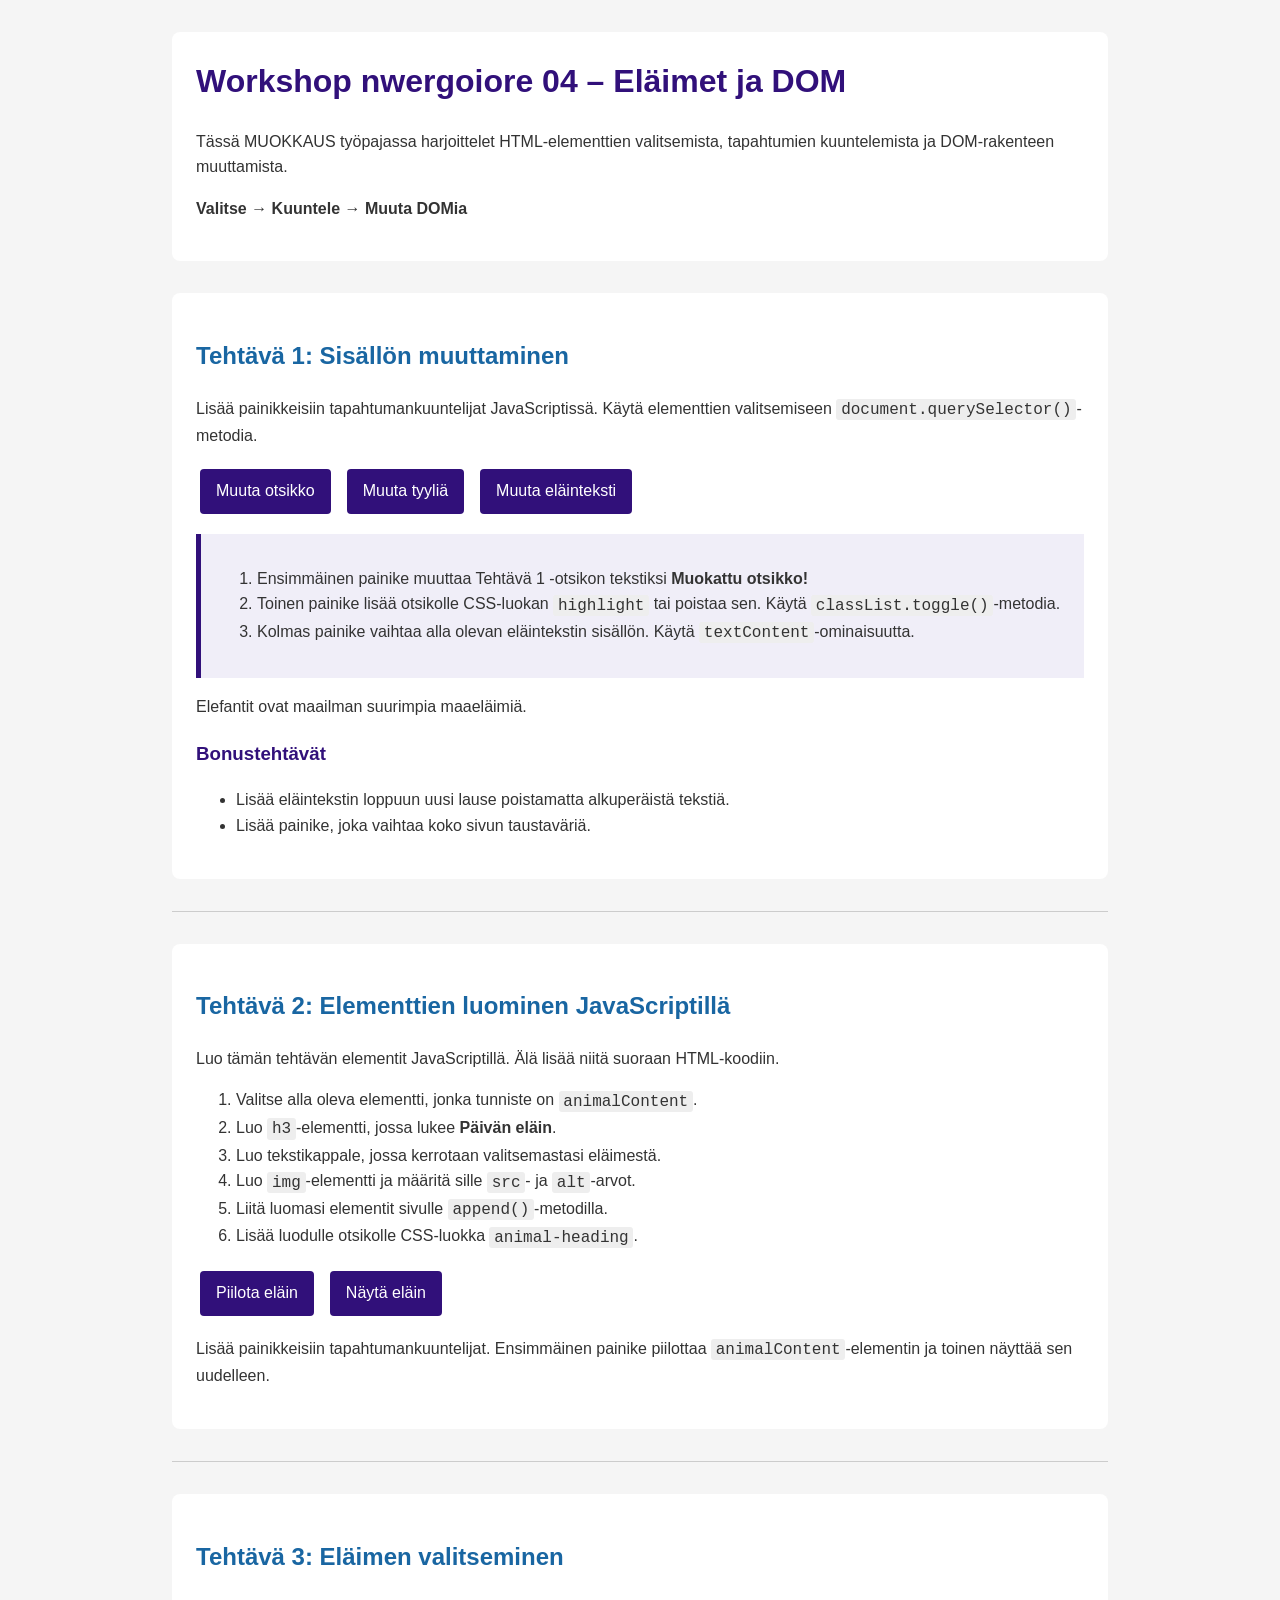
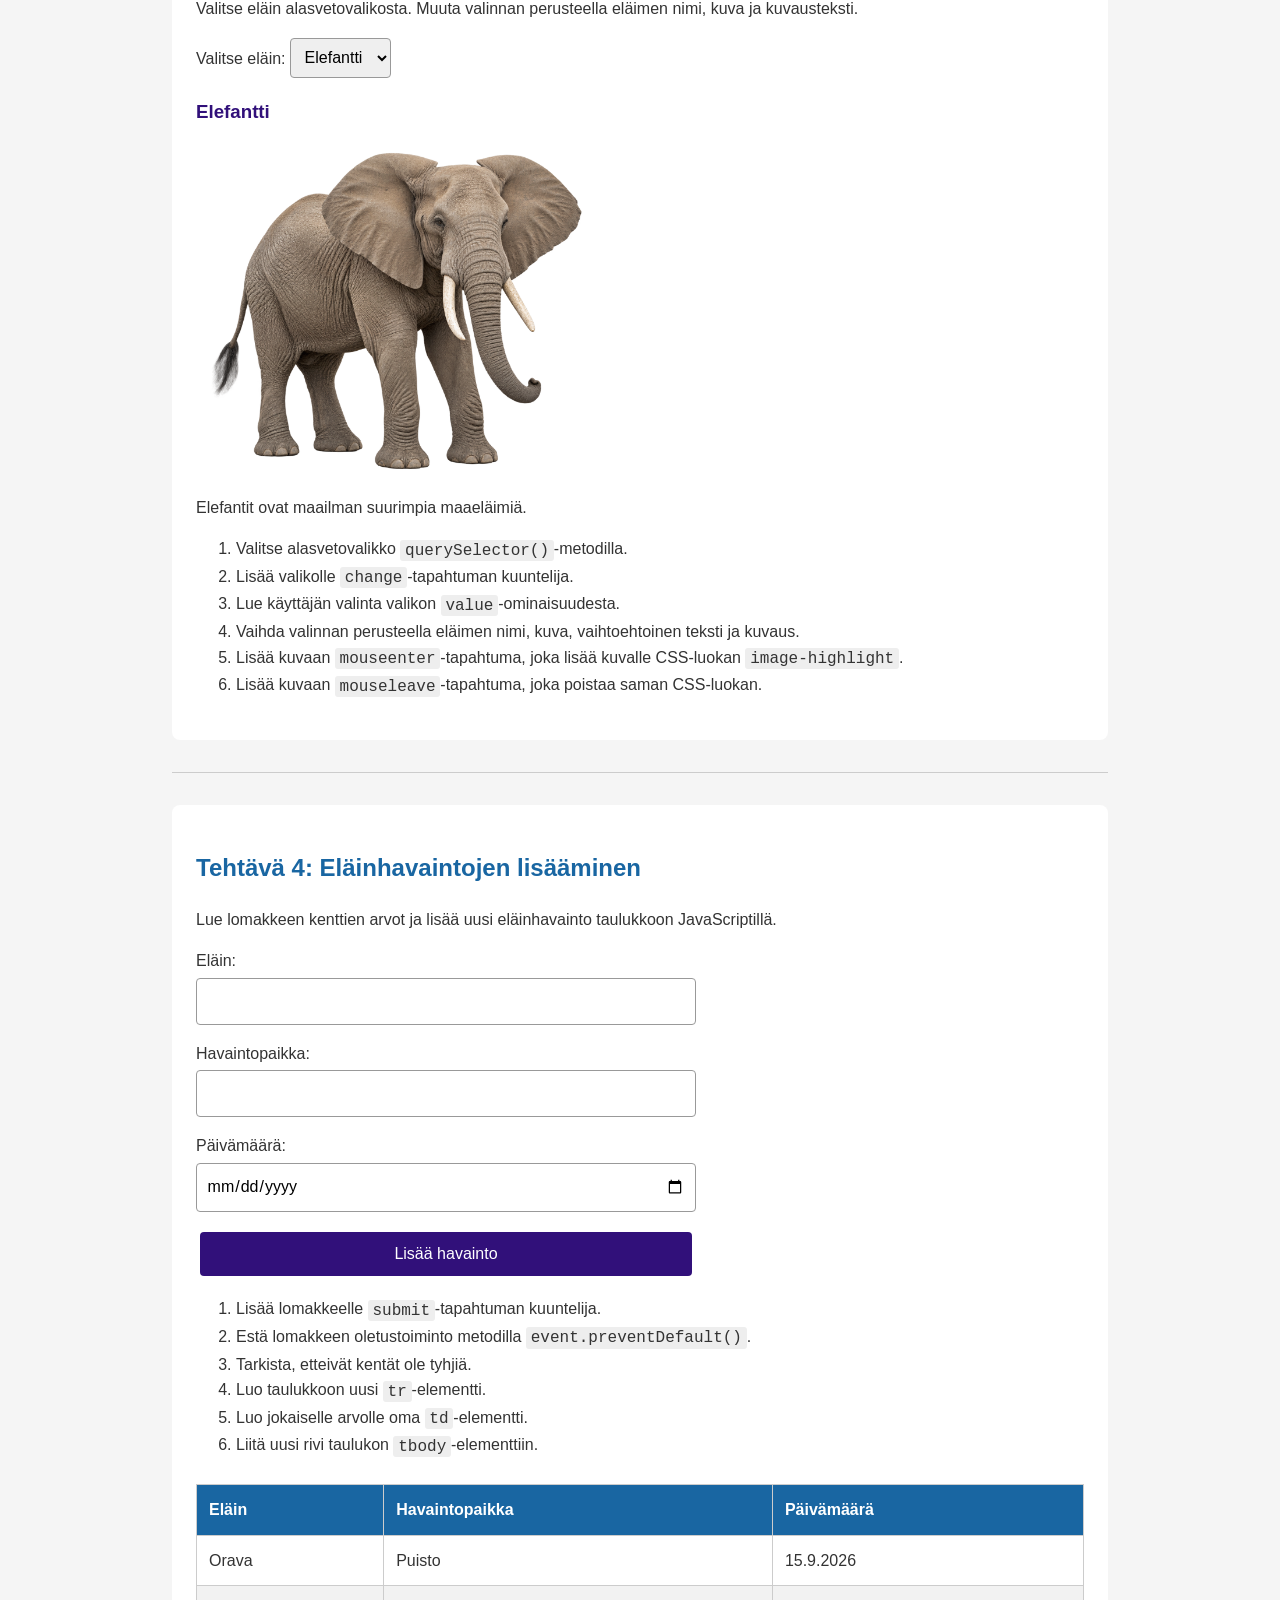
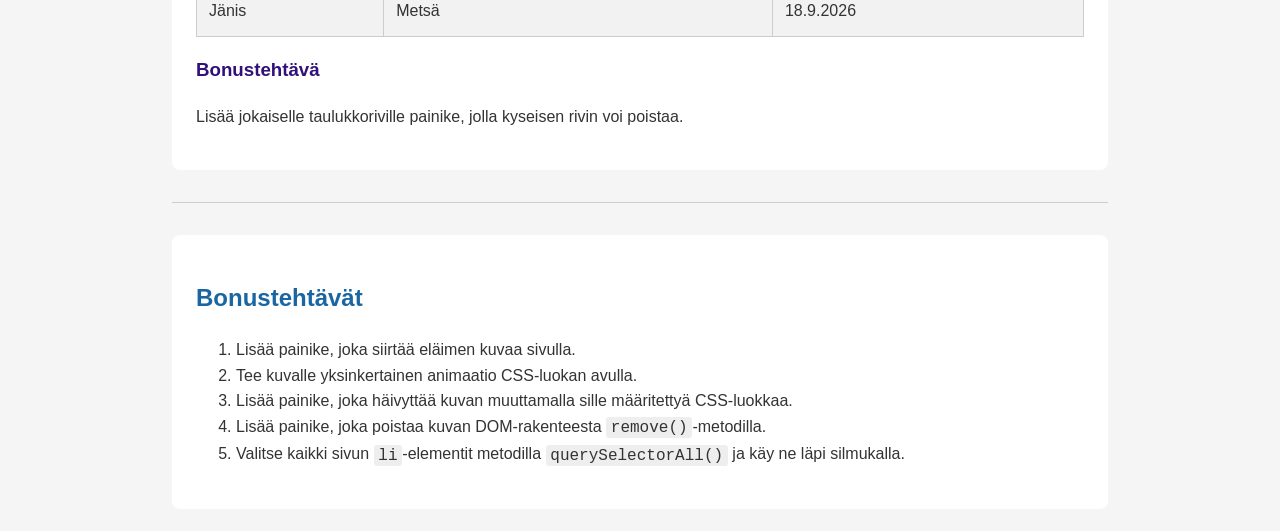
<file: WS04_DOM/workshop4.html>
<!DOCTYPE html>
<html lang="fi">

<head>
    <meta charset="UTF-8">
    <meta name="viewport" content="width=device-width, initial-scale=1.0">

    <title>Workshop 04 – DOM-H(FHE()HE)(H</title>

    <link rel="stylesheet" href="css/styles.css">
    <script src="js/script.js" defer></script>
</head>

<body>
    <header>
        <h1 id="mainHeading">Workshop nwergoiore 04 – Eläimet ja DOM</h1>

        <p>
            Tässä MUOKKAUS työpajassa harjoittelet HTML-elementtien valitsemista,
            tapahtumien kuuntelemista ja DOM-rakenteen muuttamista.
        </p>

        <p>
            <strong>Valitse → Kuuntele → Muuta DOMia</strong>
        </p>
    </header>

    <main>
        <!-- TEHTÄVÄ 1 -->
        <section>
            <h2 id="taskOneHeading">Tehtävä 1: Sisällön muuttaminen</h2>

            <p>
                Lisää painikkeisiin tapahtumankuuntelijat JavaScriptissä.
                Käytä elementtien valitsemiseen
                <code>document.querySelector()</code>-metodia.
            </p>

            <div class="buttons">
                <button id="changeHeadingButton">
                    Muuta otsikko
                </button>

                <button id="changeStyleButton">
                    Muuta tyyliä
                </button>

                <button id="changeTextButton">
                    Muuta eläinteksti
                </button>
            </div>

            <div class="instructions">
                <ol>
                    <li>
                        Ensimmäinen painike muuttaa Tehtävä 1 -otsikon tekstiksi
                        <strong>Muokattu otsikko!</strong>
                    </li>

                    <li>
                        Toinen painike lisää otsikolle CSS-luokan
                        <code>highlight</code> tai poistaa sen.
                        Käytä <code>classList.toggle()</code>-metodia.
                    </li>

                    <li>
                        Kolmas painike vaihtaa alla olevan eläintekstin sisällön.
                        Käytä <code>textContent</code>-ominaisuutta.
                    </li>
                </ol>
            </div>

            <p id="animalText">
                Elefantit ovat maailman suurimpia maaeläimiä.
            </p>

            <h3>Bonustehtävät</h3>

            <ul>
                <li>
                    Lisää eläintekstin loppuun uusi lause poistamatta
                    alkuperäistä tekstiä.
                </li>

                <li>
                    Lisää painike, joka vaihtaa koko sivun taustaväriä.
                </li>
            </ul>
        </section>

        <hr>

        <!-- TEHTÄVÄ 2 -->
        <section>
            <h2>Tehtävä 2: Elementtien luominen JavaScriptillä</h2>

            <p>
                Luo tämän tehtävän elementit JavaScriptillä. Älä lisää niitä
                suoraan HTML-koodiin.
            </p>

            <ol>
                <li>
                    Valitse alla oleva elementti, jonka tunniste on
                    <code>animalContent</code>.
                </li>

                <li>
                    Luo <code>h3</code>-elementti, jossa lukee
                    <strong>Päivän eläin</strong>.
                </li>

                <li>
                    Luo tekstikappale, jossa kerrotaan valitsemastasi eläimestä.
                </li>

                <li>
                    Luo <code>img</code>-elementti ja määritä sille
                    <code>src</code>- ja <code>alt</code>-arvot.
                </li>

                <li>
                    Liitä luomasi elementit sivulle
                    <code>append()</code>-metodilla.
                </li>

                <li>
                    Lisää luodulle otsikolle CSS-luokka
                    <code>animal-heading</code>.
                </li>
            </ol>

            <div id="animalContent"></div>

            <div class="buttons">
                <button id="hideAnimalButton">
                    Piilota eläin
                </button>

                <button id="showAnimalButton">
                    Näytä eläin
                </button>
            </div>

            <p>
                Lisää painikkeisiin tapahtumankuuntelijat. Ensimmäinen painike
                piilottaa <code>animalContent</code>-elementin ja toinen näyttää
                sen uudelleen.
            </p>
        </section>

        <hr>

        <!-- TEHTÄVÄ 3 -->
        <section>
            <h2>Tehtävä 3: Eläimen valitseminen</h2>

            <p>
                Valitse eläin alasvetovalikosta. Muuta valinnan perusteella
                eläimen nimi, kuva ja kuvausteksti.
            </p>

            <label for="animalSelect">Valitse eläin:</label>

            <select id="animalSelect">
                <option value="elephant">Elefantti</option>
                <option value="tiger">Tiikeri</option>
                <option value="penguin">Pingviini</option>
                <option value="panda">Panda</option>
            </select>

            <article id="selectedAnimal">
                <h3 id="animalName">Elefantti</h3>

                <img
                    id="animalImage"
                    src="images/elephant.png"
                    alt="Elefantti"
                >

                <p id="animalDescription">
                    Elefantit ovat maailman suurimpia maaeläimiä.
                </p>
            </article>

            <ol>
                <li>
                    Valitse alasvetovalikko
                    <code>querySelector()</code>-metodilla.
                </li>

                <li>
                    Lisää valikolle <code>change</code>-tapahtuman kuuntelija.
                </li>

                <li>
                    Lue käyttäjän valinta valikon
                    <code>value</code>-ominaisuudesta.
                </li>

                <li>
                    Vaihda valinnan perusteella eläimen nimi, kuva,
                    vaihtoehtoinen teksti ja kuvaus.
                </li>

                <li>
                    Lisää kuvaan <code>mouseenter</code>-tapahtuma, joka lisää
                    kuvalle CSS-luokan <code>image-highlight</code>.
                </li>

                <li>
                    Lisää kuvaan <code>mouseleave</code>-tapahtuma, joka poistaa
                    saman CSS-luokan.
                </li>
            </ol>
        </section>

        <hr>

        <!-- TEHTÄVÄ 4 -->
        <section>
            <h2>Tehtävä 4: Eläinhavaintojen lisääminen</h2>

            <p>
                Lue lomakkeen kenttien arvot ja lisää uusi eläinhavainto
                taulukkoon JavaScriptillä.
            </p>

            <form id="animalForm">
                <div>
                    <label for="observationAnimal">Eläin:</label>

                    <input
                        type="text"
                        id="observationAnimal"
                        name="observationAnimal"
                    >
                </div>

                <div>
                    <label for="observationLocation">Havaintopaikka:</label>

                    <input
                        type="text"
                        id="observationLocation"
                        name="observationLocation"
                    >
                </div>

                <div>
                    <label for="observationDate">Päivämäärä:</label>

                    <input
                        type="date"
                        id="observationDate"
                        name="observationDate"
                    >
                </div>

                <button type="submit">
                    Lisää havainto
                </button>
            </form>

            <ol>
                <li>
                    Lisää lomakkeelle <code>submit</code>-tapahtuman kuuntelija.
                </li>

                <li>
                    Estä lomakkeen oletustoiminto metodilla
                    <code>event.preventDefault()</code>.
                </li>

                <li>
                    Tarkista, etteivät kentät ole tyhjiä.
                </li>

                <li>
                    Luo taulukkoon uusi <code>tr</code>-elementti.
                </li>

                <li>
                    Luo jokaiselle arvolle oma <code>td</code>-elementti.
                </li>

                <li>
                    Liitä uusi rivi taulukon <code>tbody</code>-elementtiin.
                </li>
            </ol>

            <table id="observationTable">
                <thead>
                    <tr>
                        <th>Eläin</th>
                        <th>Havaintopaikka</th>
                        <th>Päivämäärä</th>
                    </tr>
                </thead>

                <tbody id="observationTableBody">
                    <tr>
                        <td>Orava</td>
                        <td>Puisto</td>
                        <td>15.9.2026</td>
                    </tr>

                    <tr>
                        <td>Jänis</td>
                        <td>Metsä</td>
                        <td>18.9.2026</td>
                    </tr>
                </tbody>
            </table>

            <h3>Bonustehtävä</h3>

            <p>
                Lisää jokaiselle taulukkoriville painike, jolla kyseisen rivin
                voi poistaa.
            </p>
        </section>

        <hr>

        <!-- BONUSTEHTÄVÄT -->
        <section>
            <h2>Bonustehtävät</h2>

            <ol>
                <li>
                    Lisää painike, joka siirtää eläimen kuvaa sivulla.
                </li>

                <li>
                    Tee kuvalle yksinkertainen animaatio CSS-luokan avulla.
                </li>

                <li>
                    Lisää painike, joka häivyttää kuvan muuttamalla sille
                    määritettyä CSS-luokkaa.
                </li>

                <li>
                    Lisää painike, joka poistaa kuvan DOM-rakenteesta
                    <code>remove()</code>-metodilla.
                </li>

                <li>
                    Valitse kaikki sivun <code>li</code>-elementit metodilla
                    <code>querySelectorAll()</code> ja käy ne läpi silmukalla.
                </li>
            </ol>
        </section>
    </main>
</body>

</html>
</file>
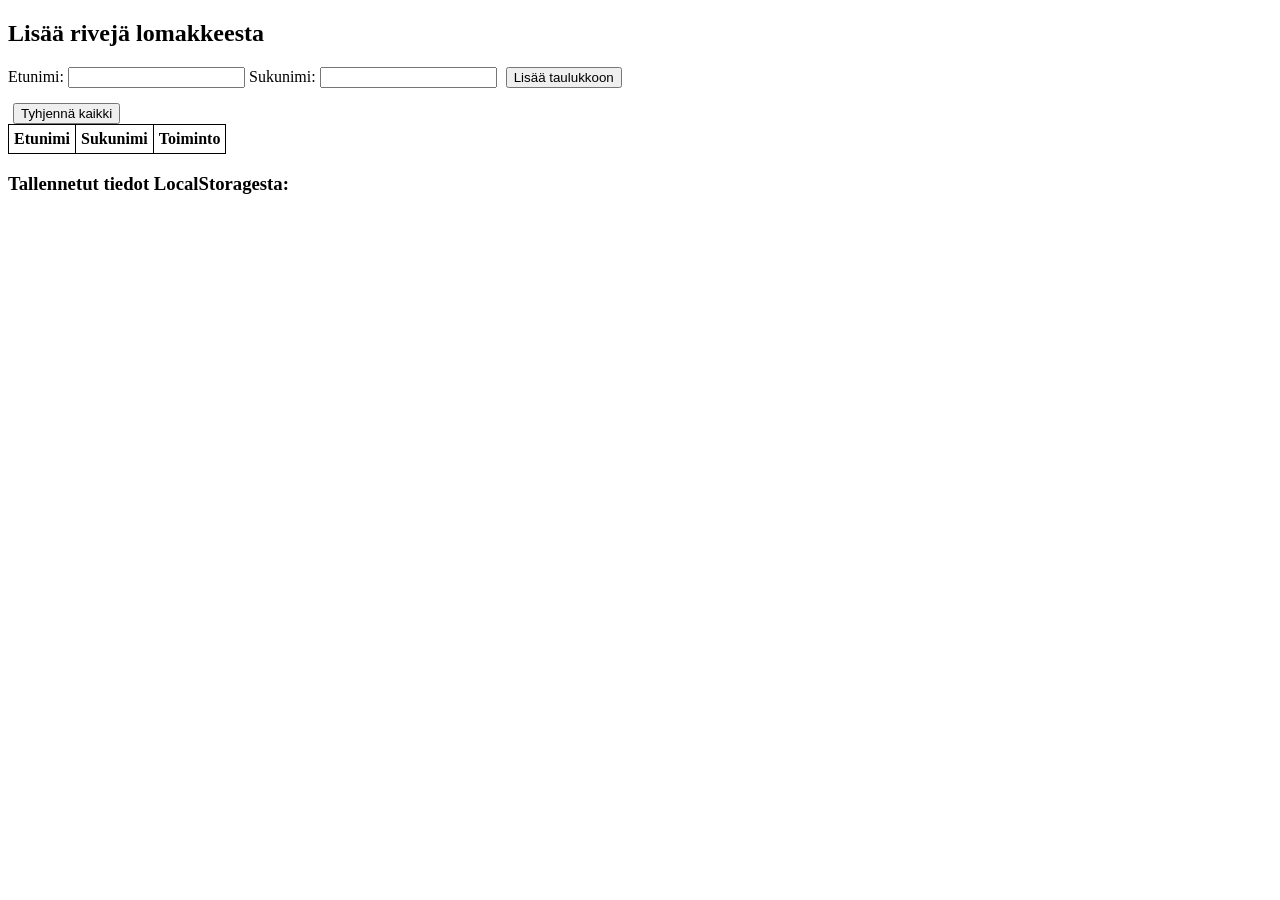
<file: WS04_DOM/demoja/lomake-taulu.html>
<!DOCTYPE html>
<html lang="fi">

<head>
    <meta charset="UTF-8">
    <title>Lomake + LocalStorage</title>
    <style>
        table,
        th,
        td {
            border: 1px solid black;
            border-collapse: collapse;
            padding: 5px;
        }

        form {
            margin-bottom: 15px;
        }

        button {
            margin-left: 5px;
        }
    </style>
</head>

<body>
    <h2>Lisää rivejä lomakkeesta</h2>

    <!-- Lomake nimien lisäämiseen -->
    <form id="lomake">
        Etunimi: <input type="text" id="etunimi" required>
        Sukunimi: <input type="text" id="sukunimi" required>
        <button type="submit">Lisää taulukkoon</button>
    </form>

    <!-- Nappi kaikkien tietojen tyhjentämiseen -->
    <button id="tyhjenna">Tyhjennä kaikki</button>

    <!-- Taulukko nimien näyttämiseen -->
    <table id="taulukko">
        <tr>
            <th>Etunimi</th>
            <th>Sukunimi</th>
            <th>Toiminto</th>
        </tr>
    </table>

    <!-- Lista tallennetuista nimistä LocalStoragesta -->
    <h3>Tallennetut tiedot LocalStoragesta:</h3>
    <ul id="tallennetut"></ul>

    <script>
        // Haetaan DOM-elementit
        const lomake = document.getElementById("lomake");
        const taulukko = document.getElementById("taulukko");
        const tallennetut = document.getElementById("tallennetut");
        const tyhjennaBtn = document.getElementById("tyhjenna");

        // --- Hakee LocalStoragesta tallennetut henkilöt ---
        function haeTallennetut() {
            const data = localStorage.getItem("henkilot");
            // Jos ei ole dataa, palautetaan tyhjä taulukko
            return data ? JSON.parse(data) : [];
        }

        // --- Tallentaa henkilöt LocalStorageen ---
        function tallenna(henkilot) {
            localStorage.setItem("henkilot", JSON.stringify(henkilot));
        }

        // --- Näyttää tallennetut henkilöt listana ---
        function naytaTallennetut() {
            tallennetut.innerHTML = ""; // Tyhjennetään lista ennen uudelleenluontia
            const henkilot = haeTallennetut();
            for (let i = 0; i < henkilot.length; i++) {
                const li = document.createElement("li");
                li.textContent = henkilot[i].etunimi + " " + henkilot[i].sukunimi;
                tallennetut.appendChild(li);
            }
        }

        // --- Lisää rivi taulukkoon ---
        function lisaaTaulukkoon(etunimi, sukunimi) {
            const uusiRivi = taulukko.insertRow(-1); // Lisää rivin taulukon loppuun
            const solu1 = uusiRivi.insertCell(0);
            const solu2 = uusiRivi.insertCell(1);
            const solu3 = uusiRivi.insertCell(2);

            solu1.textContent = etunimi;
            solu2.textContent = sukunimi;

            // Poistonappi, joka poistaa rivin ja päivittää LocalStoragen
            solu3.innerHTML = '<button onclick="poistaRivi(this)">Poista</button>';
        }

        // --- Poistaa rivin taulukosta ja LocalStoragesta ---
        function poistaRivi(painike) {
            const rivi = painike.parentNode.parentNode; // Saadaan taulukon rivi
            const index = rivi.rowIndex - 1; // -1 koska otsikkorivi
            const henkilot = haeTallennetut();

            henkilot.splice(index, 1); // Poistetaan henkilö taulukosta
            tallenna(henkilot);        // Päivitetään LocalStorage

            taulukko.deleteRow(rivi.rowIndex); // Poistetaan HTML-taulukosta
            naytaTallennetut();                // Päivitetään lista
        }

        // --- Lomakkeen lähetys ---
        lomake.addEventListener("submit", function (e) {
            e.preventDefault(); // Estetään lomakkeen oletustapahtuma (sivun lataus)

            const etunimi = document.getElementById("etunimi").value;
            const sukunimi = document.getElementById("sukunimi").value;

            const henkilot = haeTallennetut();
            henkilot.push({ etunimi, sukunimi }); // Lisätään uusi henkilö
            tallenna(henkilot);

            lisaaTaulukkoon(etunimi, sukunimi);
            naytaTallennetut();

            lomake.reset(); // Tyhjennetään lomake
        });

        // --- Tyhjennysnapin toiminto ---
        tyhjennaBtn.addEventListener("click", function () {
            localStorage.removeItem("henkilot"); // Poistetaan tallennettu data

            // Tyhjennetään taulukko, mutta jätetään otsikkorivi
            for (let i = taulukko.rows.length - 1; i > 0; i--) {
                taulukko.deleteRow(i);
            }

            // Tyhjennetään lista
            while (tallennetut.firstChild) {
                tallennetut.removeChild(tallennetut.firstChild);
            }
        });

        // --- Kun sivu ladataan, näytetään tallennetut tiedot ---
        window.onload = function () {
            const henkilot = haeTallennetut();
            for (let i = 0; i < henkilot.length; i++) {
                lisaaTaulukkoon(henkilot[i].etunimi, henkilot[i].sukunimi);
            }
            naytaTallennetut();
        };
    </script>
</body>

</html>
</file>
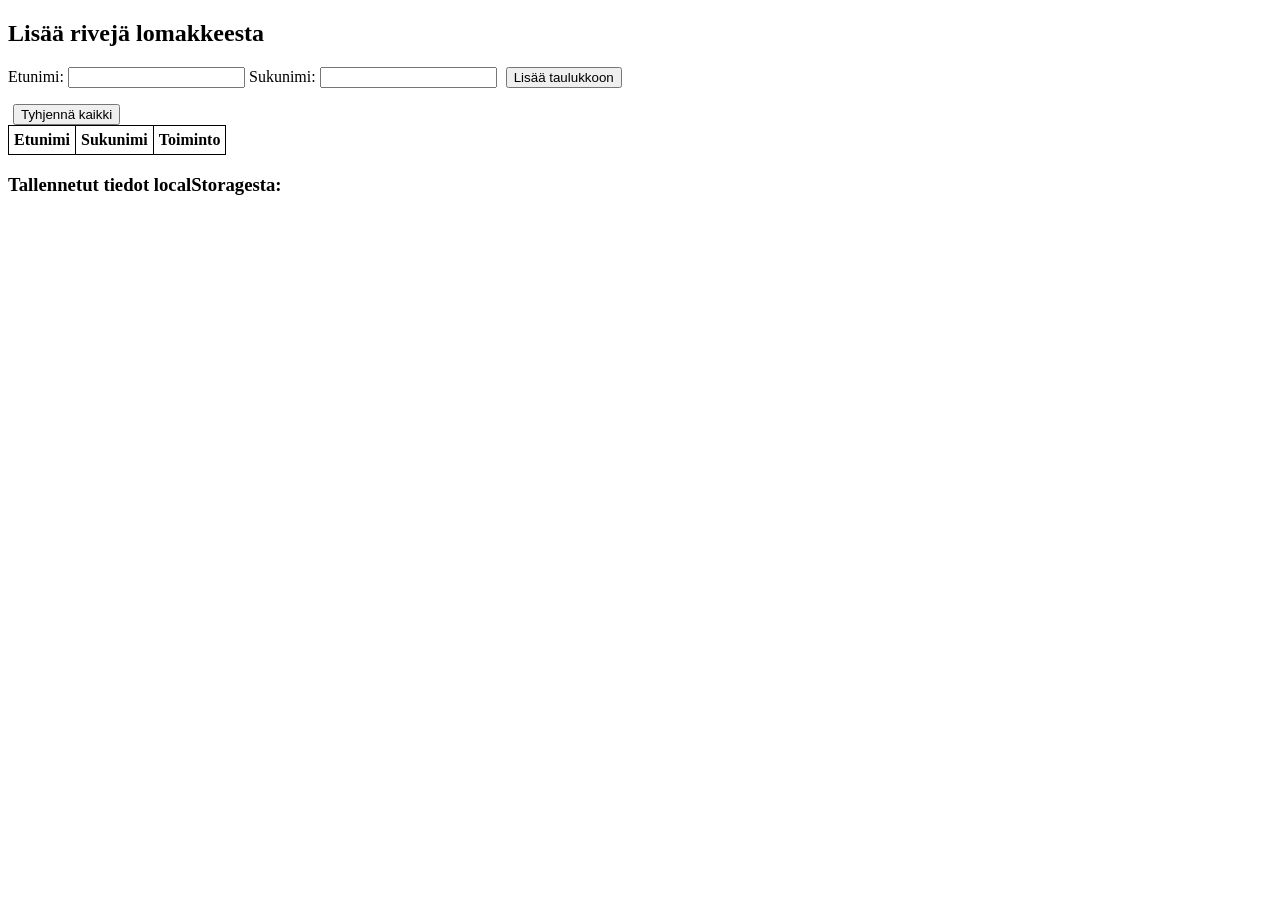
<file: WS05_Forms_Localstorage/lecturedemo/demo2.html>
<!-- Note that in this example the .js and .html files are on the same file. Note that for clarity, the javascript should be included in its own file -->
<!DOCTYPE html>
<html lang="fi">

<head>
    <meta charset="UTF-8">
    <meta name="viewport" content="width=device-width, initial-scale=1.0">
    <title>Lomake + localStorage</title>

    <style>
        table,
        th,
        td {
            border: 1px solid black;
            border-collapse: collapse;
            padding: 5px;
        }

        form {
            margin-bottom: 15px;
        }

        button {
            margin-left: 5px;
        }

        #virhe {
            color: red;
        }
    </style>
</head>

<body>
    <h2>Lisää rivejä lomakkeesta</h2>

    <form id="lomake">
        <label for="etunimi">Etunimi:</label>
        <input type="text" id="etunimi" required>

        <label for="sukunimi">Sukunimi:</label>
        <input type="text" id="sukunimi" required>

        <button type="submit">Lisää taulukkoon</button>
    </form>

    <p id="virhe" role="alert"></p>

    <button type="button" id="tyhjenna">Tyhjennä kaikki</button>

    <table id="taulukko">
        <tr>
            <th>Etunimi</th>
            <th>Sukunimi</th>
            <th>Toiminto</th>
        </tr>
    </table>

    <h3>Tallennetut tiedot localStoragesta:</h3>
    <ul id="tallennetut"></ul>

    <script>
        // Haetaan DOM-elementit.
        const lomake = document.getElementById("lomake");
        const etunimiInput = document.getElementById("etunimi");
        const sukunimiInput = document.getElementById("sukunimi");
        const taulukko = document.getElementById("taulukko");
        const tallennetut = document.getElementById("tallennetut");
        const tyhjennaBtn = document.getElementById("tyhjenna");
        const virhe = document.getElementById("virhe");

        // Haetaan tallennetut henkilöt.
        function haeTallennetut() {
            const data = localStorage.getItem("henkilot");

            if (data === null) {
                return []; // Ei tallennettuja tietoja.
            }

            return JSON.parse(data); // JSON-teksti takaisin taulukoksi.
        }

        // Tallennetaan henkilöt.
        function tallenna(henkilot) {
            // localStorage tallentaa merkkijonoja.
            localStorage.setItem("henkilot", JSON.stringify(henkilot));
        }

        // Näytetään tallennetut henkilöt listana.
        function naytaTallennetut() {
            tallennetut.innerHTML = "";

            const henkilot = haeTallennetut();

            for (let i = 0; i < henkilot.length; i++) {
                const li = document.createElement("li");
                li.textContent =
                    henkilot[i].etunimi + " " + henkilot[i].sukunimi;

                tallennetut.appendChild(li);
            }
        }

        // Lisätään rivi HTML-taulukkoon.
        function lisaaTaulukkoon(etunimi, sukunimi) {
            const uusiRivi = taulukko.insertRow(-1);
            const solu1 = uusiRivi.insertCell(0);
            const solu2 = uusiRivi.insertCell(1);
            const solu3 = uusiRivi.insertCell(2);

            solu1.textContent = etunimi;
            solu2.textContent = sukunimi;

            const poistaBtn = document.createElement("button");
            poistaBtn.type = "button";
            poistaBtn.textContent = "Poista";

            poistaBtn.addEventListener("click", function () {
                poistaRivi(poistaBtn);
            });

            solu3.appendChild(poistaBtn);
        }

        // Poistetaan henkilö tallennuksesta ja HTML-taulukosta.
        function poistaRivi(painike) {
            const rivi = painike.closest("tr");
            const index = rivi.rowIndex - 1; // Otsikkorivi ohitetaan.
            const henkilot = haeTallennetut();

            henkilot.splice(index, 1);
            tallenna(henkilot);

            taulukko.deleteRow(rivi.rowIndex);
            naytaTallennetut();
        }

        // Käsitellään lomakkeen lähetys.
        lomake.addEventListener("submit", function (event) {
            event.preventDefault();

            virhe.textContent = "";

            const etunimi = etunimiInput.value.trim();
            const sukunimi = sukunimiInput.value.trim();

            if (etunimi === "" || sukunimi === "") {
                virhe.textContent = "Kirjoita sekä etunimi että sukunimi.";
                return;
            }

            const henkilot = haeTallennetut();

            henkilot.push({ etunimi, sukunimi });
            tallenna(henkilot);

            lisaaTaulukkoon(etunimi, sukunimi);
            naytaTallennetut();

            lomake.reset();
            etunimiInput.focus();
        });

        // Tyhjennetään kaikki tämän esimerkin tallennetut henkilöt.
        tyhjennaBtn.addEventListener("click", function () {
            localStorage.removeItem("henkilot");

            // Poistetaan rivit lopusta alkaen. Otsikkorivi säilyy.
            for (let i = taulukko.rows.length - 1; i > 0; i--) {
                taulukko.deleteRow(i);
            }

            tallennetut.innerHTML = "";
            virhe.textContent = "";
        });

        // Palautetaan tallennetut henkilöt, kun sivu avataan.
        // Script on bodyn lopussa, joten HTML-elementit ovat jo olemassa.
        const henkilot = haeTallennetut();

        for (let i = 0; i < henkilot.length; i++) {
            lisaaTaulukkoon(henkilot[i].etunimi, henkilot[i].sukunimi);
        }

        naytaTallennetut();
    </script>
</body>

</html>
</file>
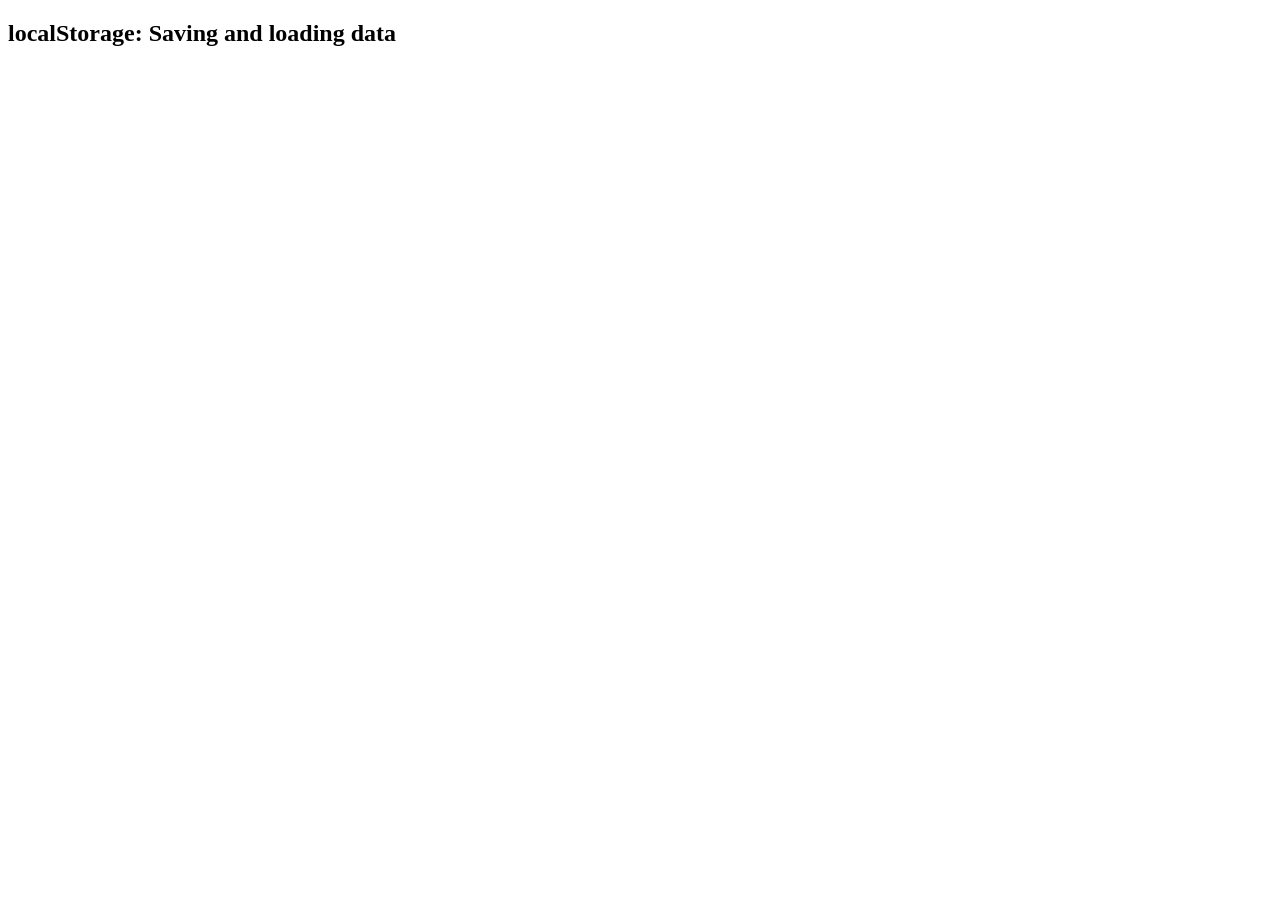
<file: WS05_Forms_Localstorage/lecturedemo/localstorage.html>
<!DOCTYPE html>
<html lang="fi">

<head>
    <meta charset="UTF-8">
    <meta name="viewport" content="width=device-width, initial-scale=1.0">
    <title>localStorage – esimerkki / example</title>

    <!-- Ladataan JavaScript HTML:n jäsentämisen jälkeen. -->
    <!-- Run JavaScript after the HTML has been parsed. -->
  
</head>

<body>
    <h2>
        localStorage: Saving and loading data
    </h2>
     <!-- Buttons for saving and loading data -->
   
    <!-- Tallennettu tieto tai palaute näytetään tässä. -->
    <!-- Display the saved data or feedback here. -->

    <!-- localStorage.removeItem("tervehdys"); OR localStorage.clear(); If you want to clear and remove the local storage data, you can do it from the browser's developer tools. In Chrome, for example, you can open the developer tools (F12), go to the "Application" tab, and under "Storage" select "Local Storage". There you can see the saved data and delete it if needed. -->
  
</body>

</html>
</file>
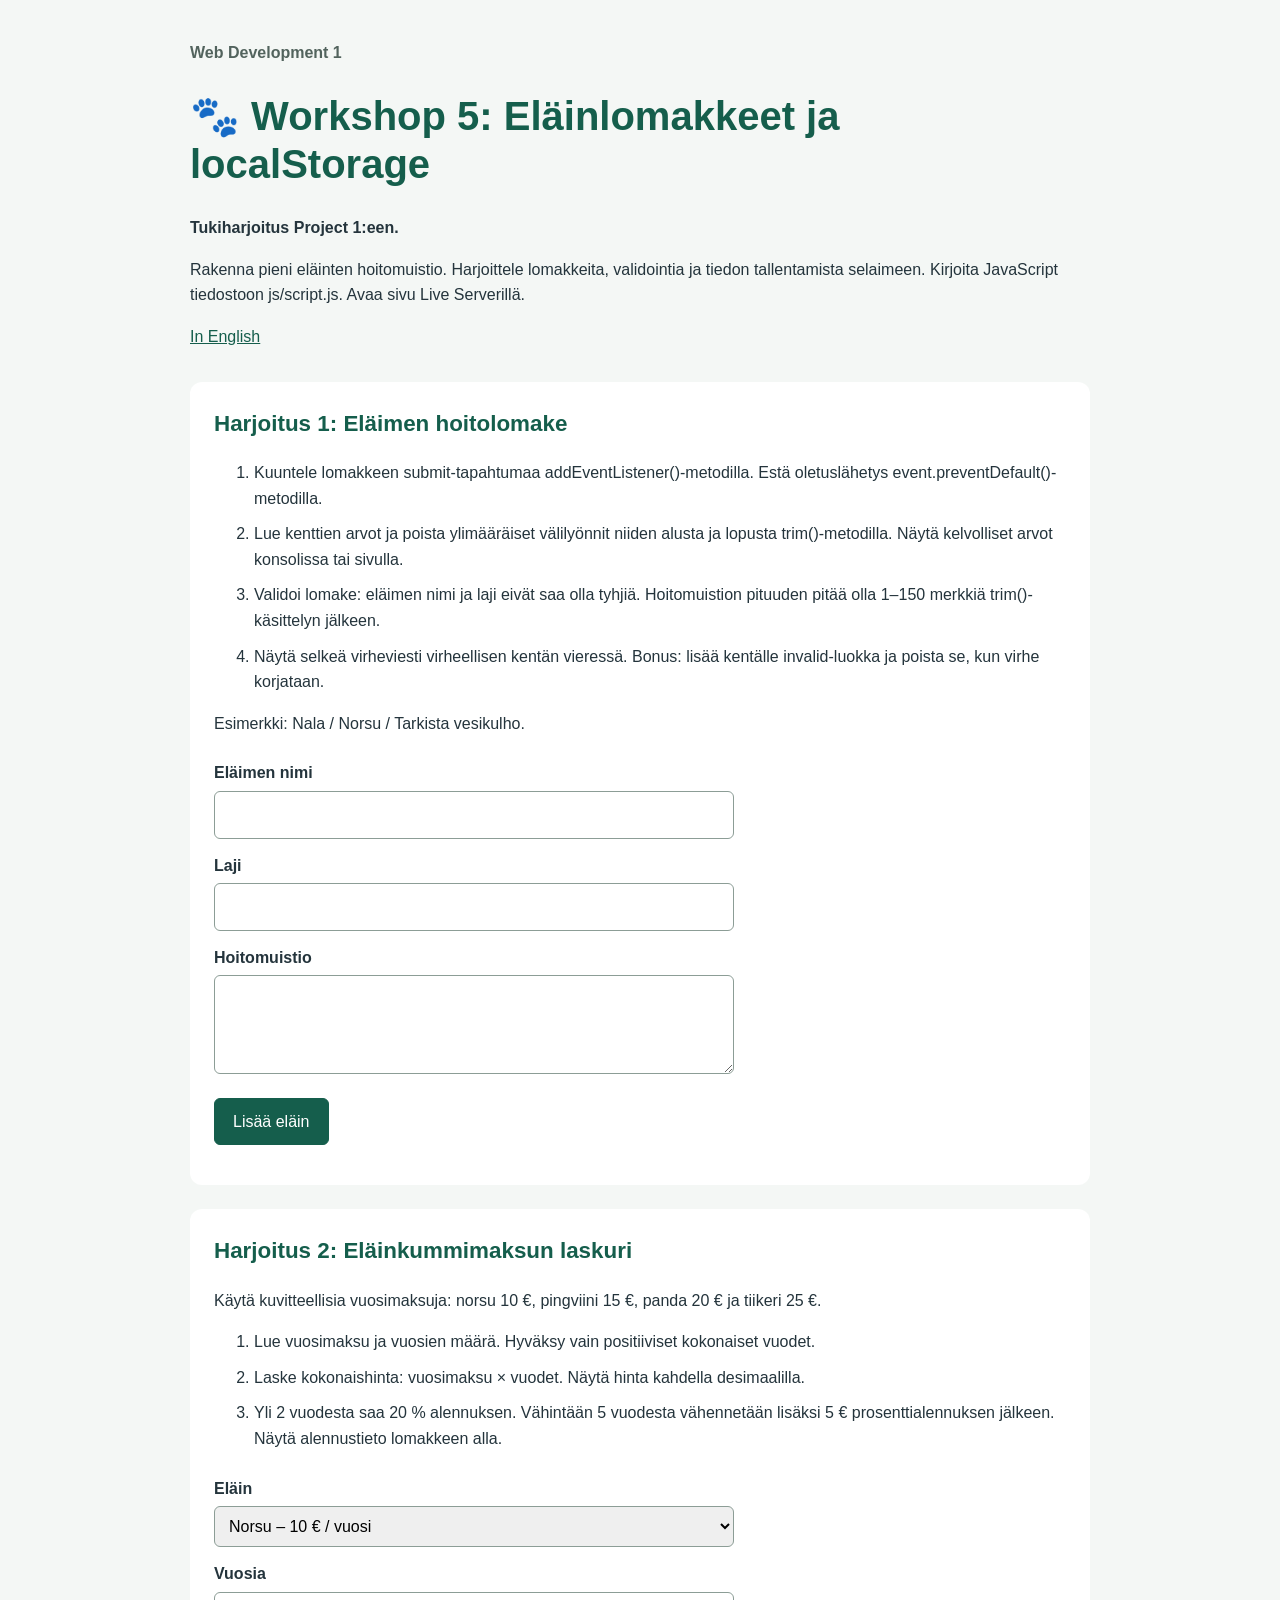
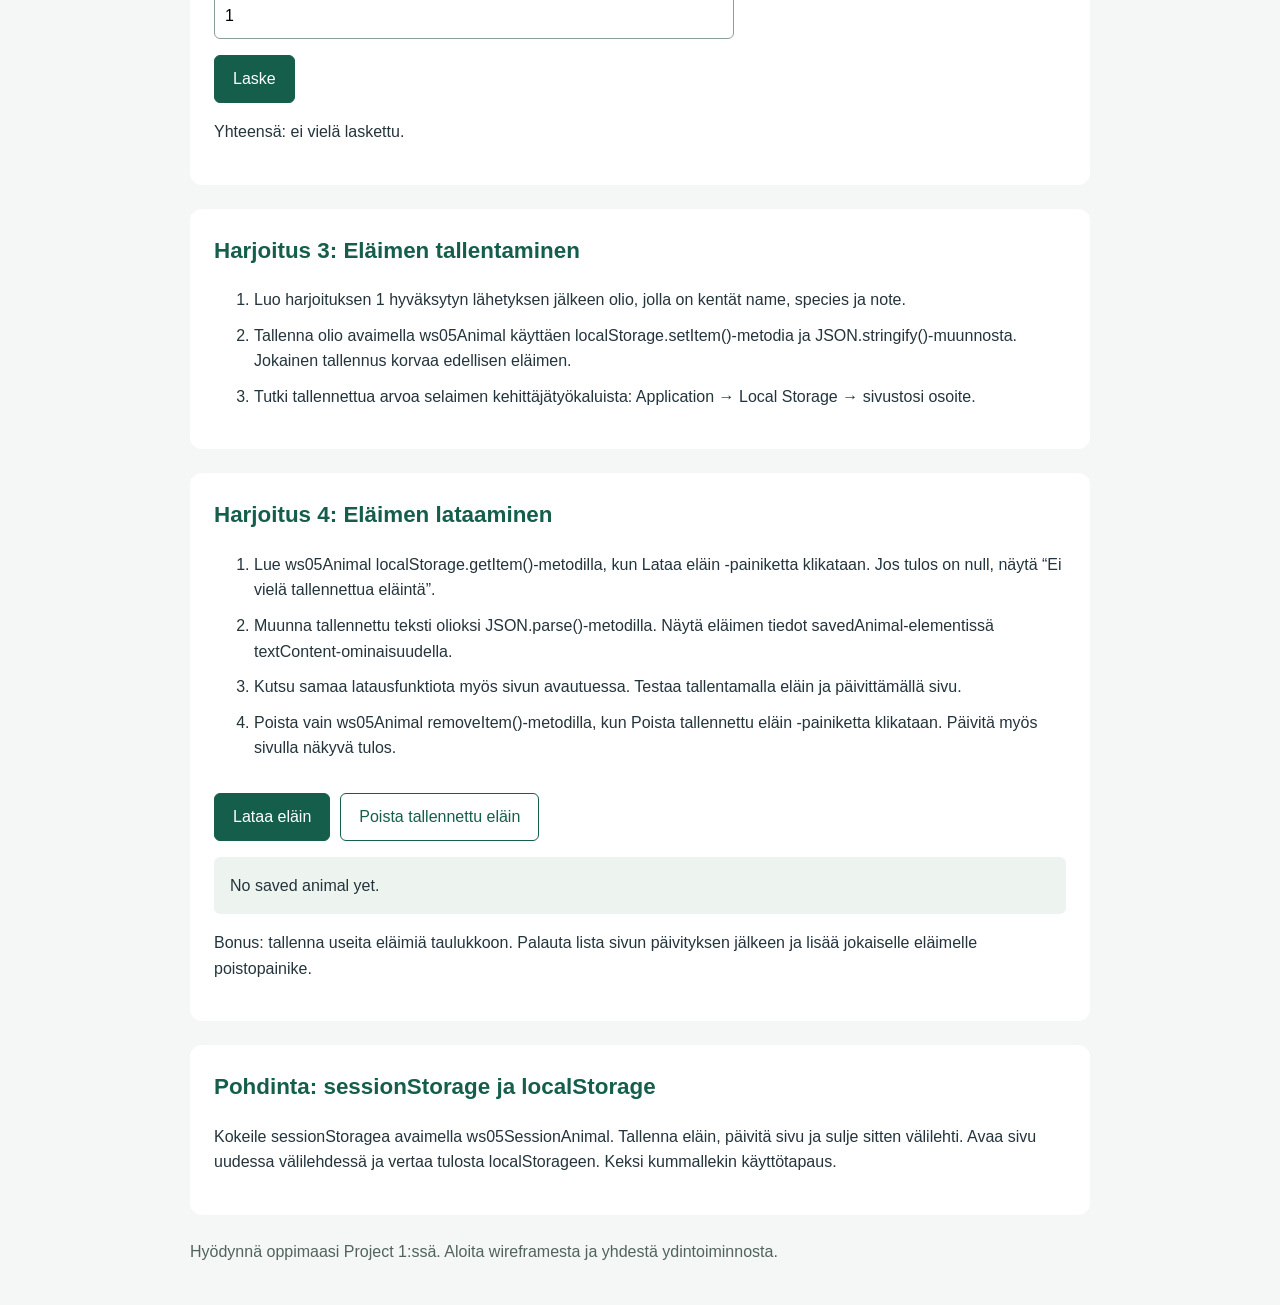
<file: WS05_Forms_Localstorage/Workshop05/index-fi.html>
<!DOCTYPE html>
<html lang="fi">
<head>
  <meta charset="UTF-8">
  <meta name="viewport" content="width=device-width, initial-scale=1.0">
  <title>Workshop 5: Eläinlomakkeet ja localStorage</title>
  <link rel="stylesheet" href="css/styles.css">
  <script src="js/script.js" defer></script>
</head>
<body>
<main>
<header>
  <p class="course">Web Development 1</p>
  <h1>🐾 Workshop 5: Eläinlomakkeet ja localStorage</h1>
  <p class="notice">Tukiharjoitus Project 1:een.</p>
  <p>Rakenna pieni eläinten hoitomuistio. Harjoittele lomakkeita, validointia ja tiedon tallentamista selaimeen. Kirjoita JavaScript tiedostoon js/script.js. Avaa sivu Live Serverillä.</p>
  <a href="index.html" lang="en">In English</a>
</header>
<section>
  <h2>Harjoitus 1: Eläimen hoitolomake</h2>
  <ol><li>Kuuntele lomakkeen submit-tapahtumaa addEventListener()-metodilla. Estä oletuslähetys event.preventDefault()-metodilla.</li><li>Lue kenttien arvot ja poista ylimääräiset välilyönnit niiden alusta ja lopusta trim()-metodilla. Näytä kelvolliset arvot konsolissa tai sivulla.</li><li>Validoi lomake: eläimen nimi ja laji eivät saa olla tyhjiä. Hoitomuistion pituuden pitää olla 1–150 merkkiä trim()-käsittelyn jälkeen.</li><li>Näytä selkeä virheviesti virheellisen kentän vieressä. Bonus: lisää kentälle invalid-luokka ja poista se, kun virhe korjataan.</li></ol>
  <p>Esimerkki: Nala / Norsu / Tarkista vesikulho.</p>
  <!-- novalidate allows students to practise JavaScript validation. -->
  <form id="animalForm" novalidate>
    <label for="animalName">Eläimen nimi</label>
    <input id="animalName" name="name" type="text" required aria-describedby="nameError">
    <span id="nameError" class="error" aria-live="polite"></span>
    <label for="animalSpecies">Laji</label>
    <input id="animalSpecies" name="species" type="text" required aria-describedby="speciesError">
    <span id="speciesError" class="error" aria-live="polite"></span>
    <label for="careNote">Hoitomuistio</label>
    <textarea id="careNote" name="note" rows="3" required aria-describedby="noteError"></textarea>
    <span id="noteError" class="error" aria-live="polite"></span>
    <button type="submit">Lisää eläin</button>
  </form>
  <p id="formResult" role="status"></p>
</section>
<section>
  <h2>Harjoitus 2: Eläinkummimaksun laskuri</h2>
  <p>Käytä kuvitteellisia vuosimaksuja: norsu 10 €, pingviini 15 €, panda 20 € ja tiikeri 25 €.</p>
  <ol><li>Lue vuosimaksu ja vuosien määrä. Hyväksy vain positiiviset kokonaiset vuodet.</li><li>Laske kokonaishinta: vuosimaksu × vuodet. Näytä hinta kahdella desimaalilla.</li><li>Yli 2 vuodesta saa 20 % alennuksen. Vähintään 5 vuodesta vähennetään lisäksi 5 € prosenttialennuksen jälkeen. Näytä alennustieto lomakkeen alla.</li></ol>
  <form id="sponsorForm">
    <label for="animalType">Eläin</label>
    <select id="animalType" name="type"><option value="10">Norsu – 10 € / vuosi</option><option value="15">Pingviini – 15 € / vuosi</option><option value="20">Panda – 20 € / vuosi</option><option value="25">Tiikeri – 25 € / vuosi</option></select>
    <label for="years">Vuosia</label>
    <input id="years" name="years" type="number" min="1" step="1" value="1" required>
    <button type="submit">Laske</button>
  </form>
  <p id="cost" role="status">Yhteensä: ei vielä laskettu.</p>
  <p id="discountMessage" aria-live="polite"></p>
</section>
<section>
  <h2>Harjoitus 3: Eläimen tallentaminen</h2>
  <ol><li>Luo harjoituksen 1 hyväksytyn lähetyksen jälkeen olio, jolla on kentät name, species ja note.</li><li>Tallenna olio avaimella ws05Animal käyttäen localStorage.setItem()-metodia ja JSON.stringify()-muunnosta. Jokainen tallennus korvaa edellisen eläimen.</li><li>Tutki tallennettua arvoa selaimen kehittäjätyökaluista: Application → Local Storage → sivustosi osoite.</li></ol>
</section>
<section>
  <h2>Harjoitus 4: Eläimen lataaminen</h2>
  <ol><li>Lue ws05Animal localStorage.getItem()-metodilla, kun Lataa eläin -painiketta klikataan. Jos tulos on null, näytä “Ei vielä tallennettua eläintä”.</li><li>Muunna tallennettu teksti olioksi JSON.parse()-metodilla. Näytä eläimen tiedot savedAnimal-elementissä textContent-ominaisuudella.</li><li>Kutsu samaa latausfunktiota myös sivun avautuessa. Testaa tallentamalla eläin ja päivittämällä sivu.</li><li>Poista vain ws05Animal removeItem()-metodilla, kun Poista tallennettu eläin -painiketta klikataan. Päivitä myös sivulla näkyvä tulos.</li></ol>
  <div class="actions">
    <button type="button" id="loadAnimal">Lataa eläin</button>
    <button type="button" id="clearAnimal" class="secondary">Poista tallennettu eläin</button>
  </div>
  <p id="savedAnimal" class="saved" role="status">Tallennetun eläimen tiedot näkyvät tässä.</p>
  <p>Bonus: tallenna useita eläimiä taulukkoon. Palauta lista sivun päivityksen jälkeen ja lisää jokaiselle eläimelle poistopainike.</p>
</section>
<section>
  <h2>Pohdinta: sessionStorage ja localStorage</h2>
  <p>Kokeile sessionStoragea avaimella ws05SessionAnimal. Tallenna eläin, päivitä sivu ja sulje sitten välilehti. Avaa sivu uudessa välilehdessä ja vertaa tulosta localStorageen. Keksi kummallekin käyttötapaus.</p>
</section>
<footer><p>Hyödynnä oppimaasi Project 1:ssä. Aloita wireframesta ja yhdestä ydintoiminnosta.</p></footer>
</main>
</body>
</html>
</file>
<file: WS05_Forms_Localstorage/Workshop05/css/styles.css>
/* Simple shared styles for the English and Finnish workshop. */
* { box-sizing: border-box; }
body {
  margin: 0;
  padding: 24px;
  font-family: Arial, Helvetica, sans-serif;
  line-height: 1.6;
  color: #24343c;
  background: #f4f7f5;
}
main { max-width: 900px; margin: auto; }
header { margin-bottom: 32px; }
h1 { font-size: clamp(1.8rem, 4vw, 2.5rem); line-height: 1.2; color: #155e4c; }
h2 { margin-top: 0; color: #155e4c; font-size: 1.4rem; }
.course { color: #52635d; font-weight: bold; }
.notice { font-weight: bold; }
section { margin-bottom: 24px; padding: 24px; background: white; border-radius: 12px; }
li { margin-bottom: 10px; }
a { color: #155e4c; }
form { max-width: 520px; margin-top: 24px; }
label { display: block; margin-top: 14px; font-weight: bold; }
input, select, textarea {
  width: 100%; padding: 10px; margin-top: 5px;
  font: inherit; border: 1px solid #8c9d96; border-radius: 6px;
}
button {
  margin-top: 16px; padding: 10px 18px; font: inherit;
  color: white; background: #155e4c; border: 1px solid #155e4c;
  border-radius: 6px; cursor: pointer;
}
button:hover { background: #104b3d; }
.secondary { color: #155e4c; background: white; }
.secondary:hover { background: #edf4f0; }
.actions { display: flex; flex-wrap: wrap; gap: 10px; }
:focus-visible { outline: 3px solid #bd650d; outline-offset: 3px; }
.error { display: block; color: #b42318; font-size: .95rem; }
.invalid { border: 2px solid #b42318; }
.saved { padding: 16px; background: #edf4f0; border-radius: 6px; white-space: pre-line; }
footer { color: #52635d; }
@media (max-width: 600px) {
  body { padding: 14px; }
  section { padding: 18px; }
}
</file>
<file: WS03_JS_events/css/styles.css>
body {
  font-family: "Trebuchet MS", Helvetica, sans-serif;
  color: #333333;
  margin: 20px;
}
.ws3 {
  max-width: 1080px;
  margin: 0 auto;
  padding: 0 28px 40px;
  box-sizing: border-box;
  background: #f7f4ec;
  color: #3f4034;
  line-height: 1.6;
}
h1:before {
  content: "Dynamic Web Applications with JavaScript";
  display: block;
  font-size: 60%;
  font-style: italic;
}
.ws3 h1 {
  margin-bottom: 12px;
  color: #315c4c;
  font-size: 2em;
  font-weight: 600;
}
.ws3 h1::before {
  margin-bottom: 6px;
  color: #a66a2c;
  font-size: 45%;
  font-weight: 400;
  letter-spacing: 0.04em;
}
.ws3 h2 {
  color: #315c4c;
}
.ws3 hr {
  border: 0;
  border-top: 2px solid #c9954a;
}
.red-box {
  background: red;
  width: 50px;
  height: 50px;
}
.no-border {
  border: 0;
  height: auto;
  padding: 0;
  margin: 0;
}
.red,
.error,
.error textarea,
.error input {
  border-color: red;
  color: red;
}
div.border {
  border: 1px solid black;
  padding: 5px;
  float: left;
}
.clear {
  clear: both;
}
.ws3 div,
.ws4.div {
  width: 200px;
  height: 100px;
  border: 1px solid black;
}
.ws3 #tableContainer,
.ws3 #preview {
  width: auto;
  height: auto;
}
.ws3 table.display {
  width: 100%;
  max-width: 760px;
  margin: 16px 0;
}
.ws3 pre {
  max-width: 100%;
  overflow-x: auto;
  white-space: pre-wrap;
  overflow-wrap: anywhere;
}
.ws3 table,
.ws3 tr,
.ws3 td {
  margin: 10px;
  padding: 10px;
}
.ws3 table,
.ws3 tr,
.ws3 td,
.ws3 th,
.ws5 table,
ws5.tr,
ws5.td {
  border: 1px solid gray;
  width: 50%;
  border-collapse: collapse;
  padding: 5px;
}
table.display {
  width: 80%;
}
.ws4 img {
  position: relative;
  left: 0px;
}
.ws5 div {
  width: 200px;
  margin: 20px;
  padding: 20px;
  border: 1px solid black;
}
.ws5 span {
  display: none;
}
.ws5 .error span {
  display: block;
}
.ws6 div {
  margin-bottom: 10px;
}
.ws6 table,
.ws6 tr,
.ws6 td,
.ws7 table,
.ws7 tr,
.ws7 td {
  border: 1px solid gray;
  width: 50%;
}
.ws7 div {
  min-width: 200px;
  width: auto;
  min-height: 200px;
  height: auto;
  border: 1px solid black;
}
.ws8 table {
  border-collapse: collapse;
  width: 700px;
  border: 1px solid black;
}
.ws8 th,
.ws8 td {
  padding: 4px;
  font-family: Verdana;
  font-size: 12px;
}
.ws8 tr:nth-child(even) {
  background-color: #f2f2f2;
}
.ws8 th,
.ws8 td {
  border: 1px solid #ddd;
}
.ws8 td {
  height: 40px;
  text-align: center;
  vertical-align: middle;
}
.ws8 img {
  width: 100px;
}
#jsondata,
#rawdata,
#weatherdata {
  border: 1px solid black;
  padding: 10px;
}
.ws9 div {
  width: 200px;
  height: 100px;
  border: 1px solid black;
}
#ajax {
  width: 80%;
  height: 500px;
  border: 1px solid black;
  overflow: auto;
  padding: 20px;
}
.ws-9 #main-content {
  width: 100%;
  height: auto;
  border: 0;
}
</file>
<file: WS04_DOM/css/styles.css>
* {
    box-sizing: border-box;
}

body {
    max-width: 1000px;
    margin: 0 auto;
    padding: 2rem;

    font-family: "Trebuchet MS", Helvetica, sans-serif;
    line-height: 1.6;
    color: #333333;
    background-color: #f5f5f5;
}

header,
section {
    margin-bottom: 2rem;
    padding: 1.5rem;

    background-color: white;
    border-radius: 8px;
}

h1 {
    margin-top: 0;
    color: #31107a;
}

h2 {
    color: #1966a2;
}

h3 {
    color: #31107a;
}

hr {
    margin: 2rem 0;
    border: 0;
    border-top: 1px solid #cccccc;
}

button {
    margin: 0.25rem;
    padding: 0.6rem 1rem;

    font: inherit;
    color: white;
    background-color: #31107a;

    border: 0;
    border-radius: 4px;
    cursor: pointer;
}

button:hover {
    background-color: #5631a5;
}

button:focus-visible,
input:focus-visible,
select:focus-visible {
    outline: 3px solid #28a78e;
    outline-offset: 2px;
}

.buttons {
    display: flex;
    flex-wrap: wrap;
    gap: 0.5rem;
    margin: 1rem 0;
}

.instructions {
    padding: 1rem;
    background-color: #f0eef8;
    border-left: 5px solid #31107a;
}

code {
    padding: 0.1rem 0.3rem;
    font-family: Consolas, monospace;
    background-color: #eeeeee;
    border-radius: 3px;
}

.highlight {
    padding: 1rem;
    color: white;
    background-color: #31107a;
}

.animal-heading {
    color: #31107a;
    font-family: Arial, sans-serif;
}

.image-highlight {
    border: 6px solid #31107a;
}

#animalImage,
#animalContent img {
    display: block;
    width: 400px;
    max-width: 100%;
    height: auto;
    margin: 1rem 0;
}

form {
    display: grid;
    gap: 1rem;
    max-width: 500px;
    margin: 1rem 0;
}

form div {
    display: grid;
    gap: 0.25rem;
}

input,
select {
    padding: 0.6rem;
    font: inherit;
    border: 1px solid #999999;
    border-radius: 4px;
}

table {
    width: 100%;
    margin-top: 1.5rem;
    border-collapse: collapse;
}

th,
td {
    padding: 0.75rem;
    text-align: left;
    border: 1px solid #cccccc;
}

th {
    color: white;
    background-color: #1966a2;
}

tbody tr:nth-child(even) {
    background-color: #f2f2f2;
}

@media (max-width: 600px) {
    body {
        padding: 1rem;
    }

    header,
    section {
        padding: 1rem;
    }

    .buttons {
        flex-direction: column;
    }

    button {
        width: 100%;
    }
}

.page-colored {
    background-color: lightblue;
}
</file>
